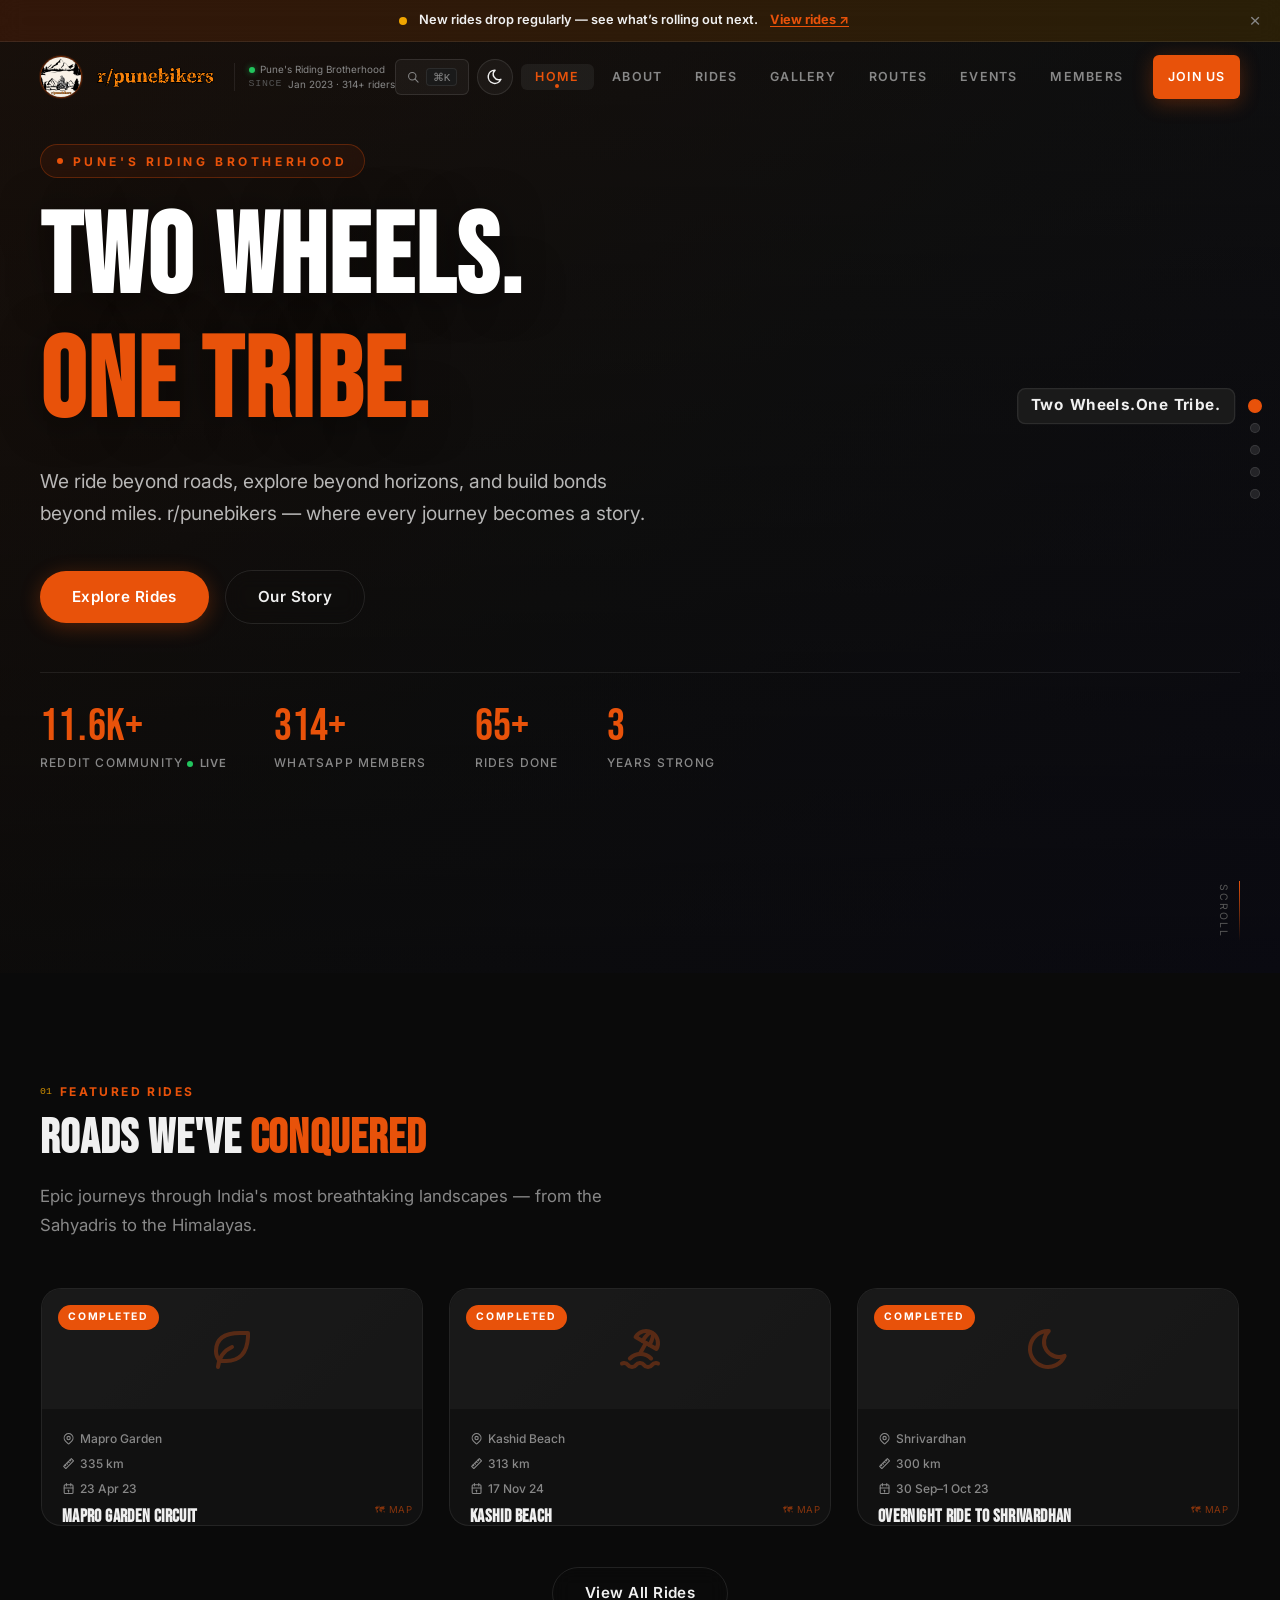
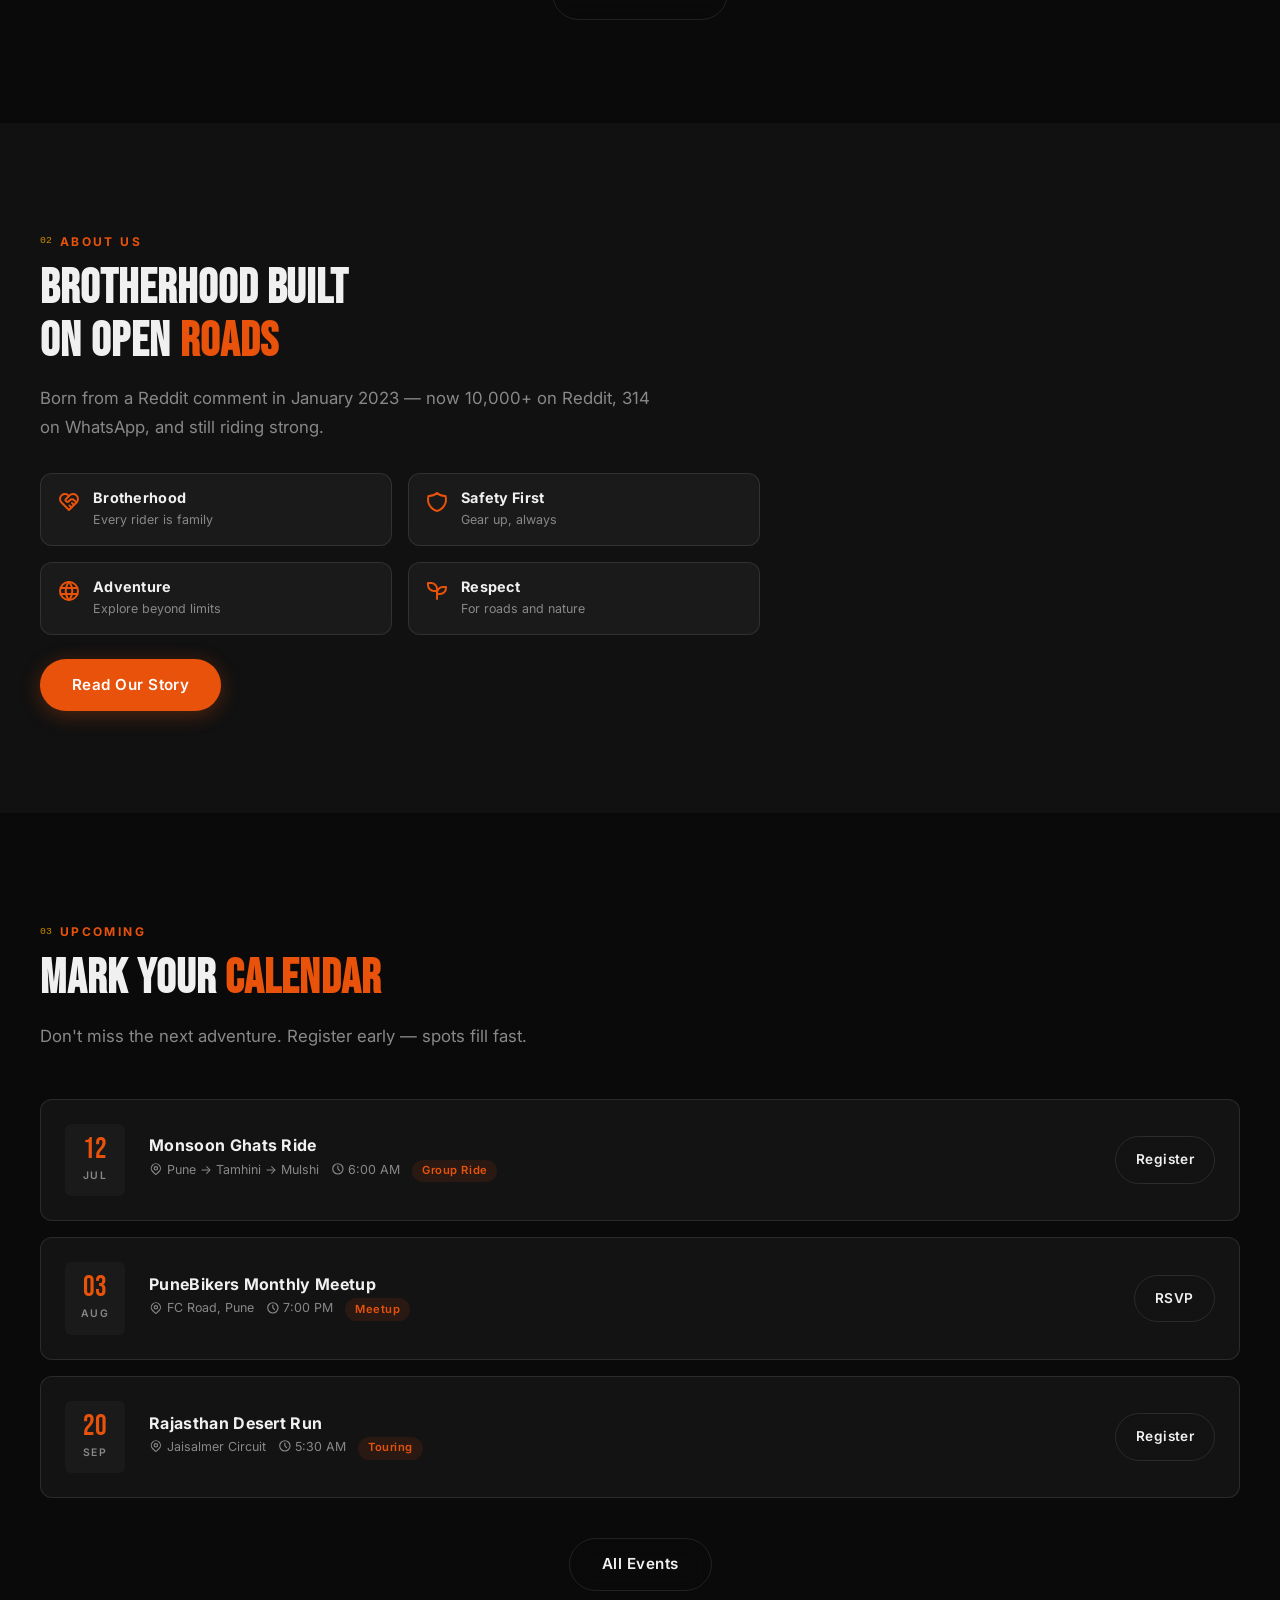
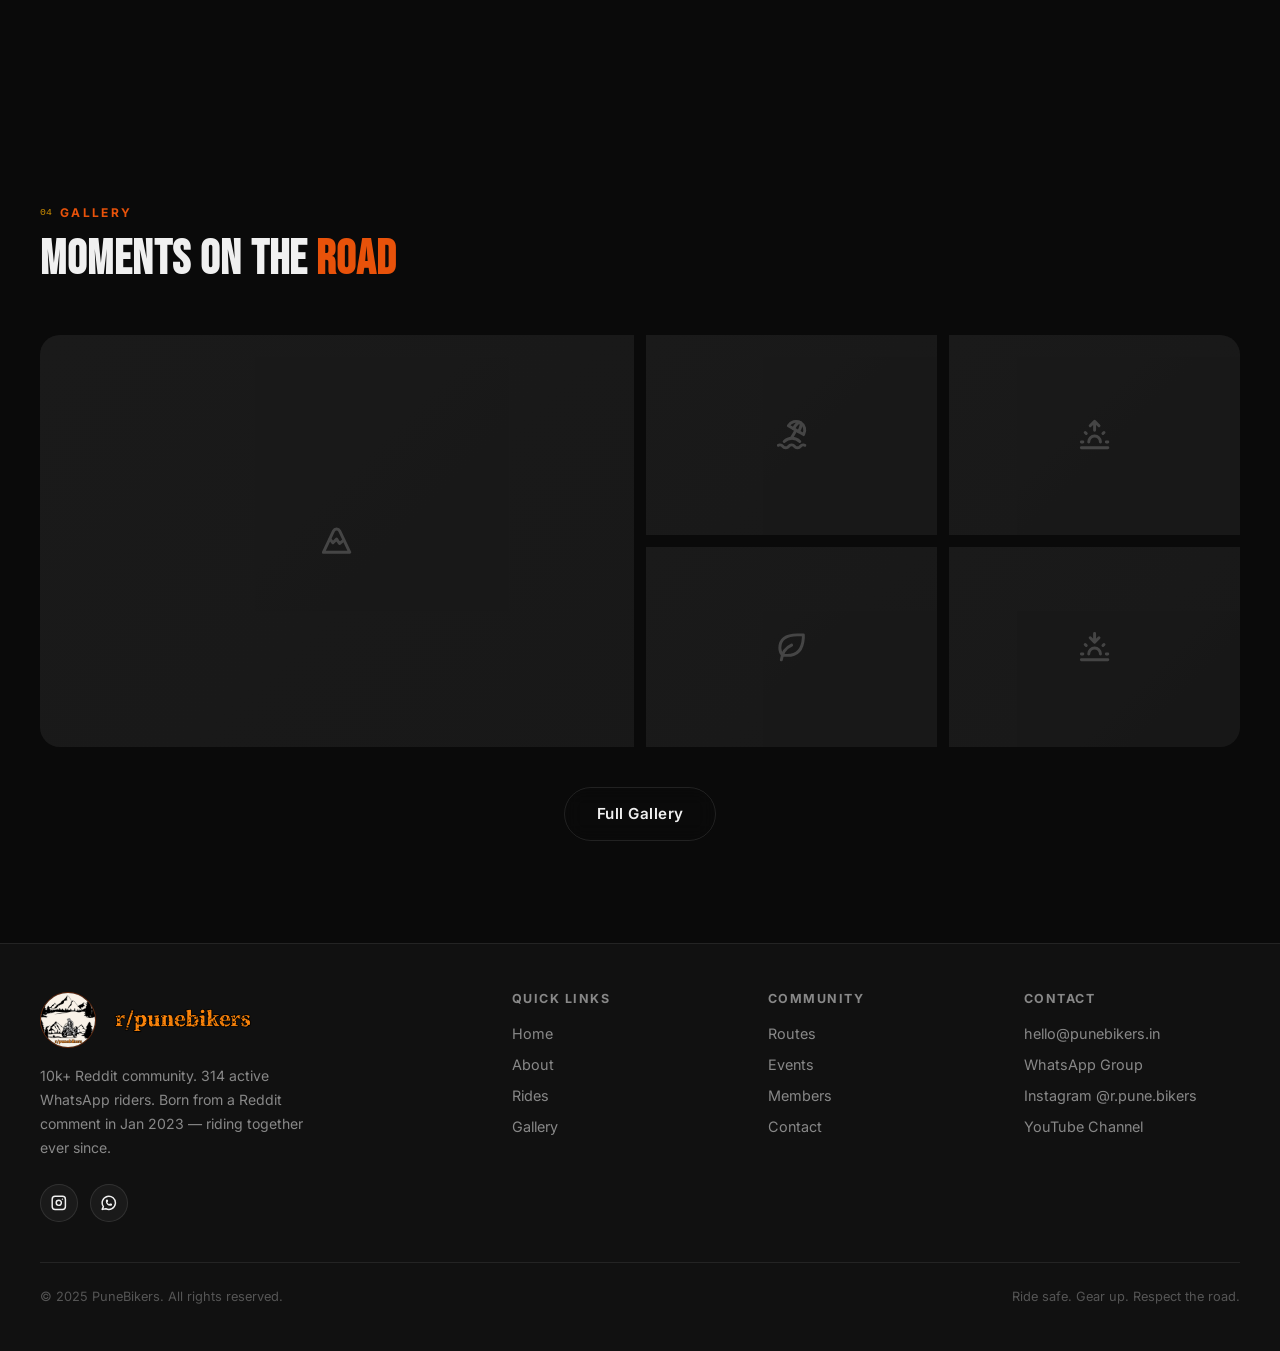
<file: index.html>
<!DOCTYPE html>
<html lang="en">
<head>
  <meta charset="UTF-8" />
  <meta name="viewport" content="width=device-width, initial-scale=1.0" />
  <meta name="description" content="r/PuneBikers — Pune's premier motorcycle touring brotherhood. Rides, events, and community for passionate riders." />
  <title>r/PuneBikers — Two Wheels. One Tribe.</title>
  <link rel="preconnect" href="https://fonts.googleapis.com" />
  <link rel="preconnect" href="https://fonts.gstatic.com" crossorigin />
  <link href="https://fonts.googleapis.com/css2?family=Bebas+Neue&family=Inter:wght@400;500;600;700&display=swap" rel="stylesheet" />
  <link rel="stylesheet" href="assets/css/style.css" />
  <meta property="og:type" content="website" />
  <meta property="og:url" content="https://rpunebikers.github.io/" />
  <meta property="og:title" content="r/PuneBikers — Two Wheels. One Tribe." />
  <meta property="og:description" content="r/PuneBikers — Pune's premier motorcycle touring brotherhood. Rides, events, and community for passionate riders." />
  <meta property="og:image" content="https://rpunebikers.github.io/assets/images/logo-text.png" />
  <meta name="twitter:card" content="summary_large_image" />
  <meta name="twitter:title" content="r/PuneBikers — Two Wheels. One Tribe." />
  <meta name="twitter:description" content="r/PuneBikers — Pune's premier motorcycle touring brotherhood. Rides, events, and community for passionate riders." />
  <meta name="twitter:image" content="https://rpunebikers.github.io/assets/images/logo-text.png" />
  <link rel="icon" type="image/jpeg" href="assets/images/logo-bike.jpg" />
  <link rel="apple-touch-icon" href="assets/images/logo-bike.jpg" />
  <script>if(localStorage.getItem("pb-theme")==="light")document.documentElement.dataset.theme="light";</script>
</head>
<body>

  <a href="#main" class="skip-link">Skip to main content</a>

  <!-- NAVBAR -->
  <nav class="navbar" aria-label="Main navigation">
    <div class="container nav-inner">
      <a href="index.html" class="nav-logo" aria-label="PuneBikers home">
        <img src="assets/images/logo-bike.jpg" class="nav-logo-bike" alt="" aria-hidden="true">
        <img src="assets/images/logo-text.png" class="nav-logo-text" alt="r/PuneBikers">
      </a>
      <div class="nav-brand-meta" aria-hidden="true">
        <span class="nav-brand-meta-row"><span class="nav-brand-dot"></span>Pune's Riding Brotherhood</span>
        <span class="nav-brand-meta-row"><span class="nav-brand-meta-key">Since</span>Jan 2023 &middot; 314+ riders</span>
      </div>
      <button class="cmdk-trigger" aria-label="Open command palette" title="Search (Ctrl/⌘ K)"><svg class="icon" aria-hidden="true"><use href="assets/images/icons.svg#tabler-search"></use></svg><kbd>⌘K</kbd></button>
      <button class="theme-toggle" id="theme-toggle" aria-label="Toggle colour theme"><svg class="icon" aria-hidden="true"><use href="assets/images/icons.svg#tabler-moon"></use></svg></button>
      <button class="nav-toggle" aria-label="Toggle navigation" aria-expanded="false" aria-controls="nav-links">
        <span></span><span></span><span></span>
      </button>
      <ul class="nav-links" id="nav-links" role="list">
        <li><a href="index.html">Home</a></li>
        <li><a href="rides.html#about">About</a></li>
        <li><a href="rides.html">Rides</a></li>
        <li><a href="gallery.html">Gallery</a></li>
        <li><a href="rides.html#routes">Routes</a></li>
        <li><a href="events.html">Events</a></li>
        <!--<li><a href="e0-finder.html">Fuel</a></li>-->
        <li><a href="members.html">Members</a></li>
        <li><a href="contact.html" class="btn btn-primary btn-sm nav-cta">Join Us</a></li>
      </ul>
    </div>
  </nav>

  <main id="main">

    <!-- HERO -->
    <section class="hero" aria-label="Hero banner">
      <div class="hero-bg">
        <div class="hero-bg-img" aria-hidden="true" style="background: linear-gradient(135deg, #1a0a00 0%, #0d0d0d 50%, #0a0a18 100%); width:100%; height:100%;"></div>
      </div>

      <div class="container hero-content">
        <p class="hero-eyebrow"><span></span>Pune's Riding Brotherhood</p>
        <h1 class="display-1 hero-title">
          Two Wheels.<br><em>One Tribe.</em>
        </h1>
        <p class="hero-subtitle">
          We ride beyond roads, explore beyond horizons, and build bonds beyond miles.
          r/punebikers — where every journey becomes a story.
        </p>
        <div class="hero-actions">
          <a href="rides.html" class="btn btn-primary">Explore Rides</a>
          <a href="rides.html#about" class="btn btn-outline">Our Story</a>
        </div>

        <div class="hero-stats" aria-label="Community statistics">
          <div class="hero-stat">
            <span class="hero-stat-num" data-count="11.6" data-suffix="k+" data-reddit-live>11.6k+</span>
            <span class="hero-stat-label">Reddit Community</span>
            <span class="reddit-live" style="display:none;"><span class="reddit-live-dot"></span>Live</span>
          </div>
          <div class="hero-stat" id="reddit-online-stat" style="display:none;">
            <span class="hero-stat-num" id="reddit-online-num">—</span>
            <span class="hero-stat-label">Online Now</span>
            <span class="reddit-live"><span class="reddit-live-dot"></span>Live</span>
          </div>
          <div class="hero-stat">
            <span class="hero-stat-num" data-count="314" data-suffix="+">314+</span>
            <span class="hero-stat-label">WhatsApp Members</span>
          </div>
          <div class="hero-stat">
            <span class="hero-stat-num" data-count="65" data-suffix="+">65+</span>
            <span class="hero-stat-label">Rides Done</span>
          </div>
          <div class="hero-stat">
            <span class="hero-stat-num" data-count="3" data-suffix="">3</span>
            <span class="hero-stat-label">Years Strong</span>
          </div>
        </div>
      </div>

      <div class="scroll-indicator" aria-hidden="true">
        <div class="scroll-line"></div>
        <span>Scroll</span>
      </div>
    </section>

    <!-- FEATURED RIDES -->
    <section aria-labelledby="featured-rides-title">
      <div class="container">
        <p class="section-label"><span class="section-num">01</span>Featured Rides</p>
        <h2 class="section-title" id="featured-rides-title">Roads We've <em>Conquered</em></h2>
        <p class="section-desc">Epic journeys through India's most breathtaking landscapes — from the Sahyadris to the Himalayas.</p>

        <div class="rides-grid">
          <article class="ride-card fade-up" data-type="completed">
            <div class="ride-card-thumb">
              <div class="ride-card-placeholder" aria-hidden="true"><svg class="icon" aria-hidden="true"><use href="assets/images/icons.svg#tabler-leaf"></use></svg></div>
              <span class="ride-card-badge">Completed</span>
            </div>
            <div class="ride-card-body">
              <div class="ride-card-meta">
                <span><svg class="icon" aria-hidden="true"><use href="assets/images/icons.svg#tabler-pin"></use></svg> Mapro Garden</span>
                <span><svg class="icon" aria-hidden="true"><use href="assets/images/icons.svg#tabler-ruler"></use></svg> 335 km</span>
                <span><svg class="icon" aria-hidden="true"><use href="assets/images/icons.svg#tabler-calendar"></use></svg> 23 Apr 23</span>
              </div>
              <h3 class="ride-card-title">Mapro Garden Circuit</h3>
              <p class="ride-card-desc ride-num-tag">ride-009</p>
            </div>
          </article>

          <article class="ride-card fade-up stagger-1" data-type="completed">
            <div class="ride-card-thumb">
              <div class="ride-card-placeholder" aria-hidden="true"><svg class="icon" aria-hidden="true"><use href="assets/images/icons.svg#tabler-beach"></use></svg></div>
              <span class="ride-card-badge">Completed</span>
            </div>
            <div class="ride-card-body">
              <div class="ride-card-meta">
                <span><svg class="icon" aria-hidden="true"><use href="assets/images/icons.svg#tabler-pin"></use></svg> Kashid Beach</span>
                <span><svg class="icon" aria-hidden="true"><use href="assets/images/icons.svg#tabler-ruler"></use></svg> 313 km</span>
                <span><svg class="icon" aria-hidden="true"><use href="assets/images/icons.svg#tabler-calendar"></use></svg> 17 Nov 24</span>
              </div>
              <h3 class="ride-card-title">Kashid Beach</h3>
              <p class="ride-card-desc ride-num-tag">ride-051</p>
            </div>
          </article>

          <article class="ride-card fade-up stagger-2" data-type="completed">
            <div class="ride-card-thumb">
              <div class="ride-card-placeholder" aria-hidden="true"><svg class="icon" aria-hidden="true"><use href="assets/images/icons.svg#tabler-moon"></use></svg></div>
              <span class="ride-card-badge">Completed</span>
            </div>
            <div class="ride-card-body">
              <div class="ride-card-meta">
                <span><svg class="icon" aria-hidden="true"><use href="assets/images/icons.svg#tabler-pin"></use></svg> Shrivardhan</span>
                <span><svg class="icon" aria-hidden="true"><use href="assets/images/icons.svg#tabler-ruler"></use></svg> 300 km</span>
                <span><svg class="icon" aria-hidden="true"><use href="assets/images/icons.svg#tabler-calendar"></use></svg> 30 Sep–1 Oct 23</span>
              </div>
              <h3 class="ride-card-title">Overnight Ride to Shrivardhan</h3>
              <p class="ride-card-desc ride-num-tag">ride-019</p>
            </div>
          </article>
        </div>

        <div class="view-all-wrap">
          <a href="rides.html" class="btn btn-outline">View All Rides</a>
        </div>
      </div>
    </section>

    <!-- ABOUT PREVIEW -->
    <section class="about-preview" aria-labelledby="about-preview-title">
      <div class="container">
        <div class="about-grid">
          <div>
            <p class="section-label"><span class="section-num">02</span>About Us</p>
            <h2 class="section-title" id="about-preview-title">Brotherhood Built<br>on Open <em>Roads</em></h2>
            <p class="section-desc">
              Born from a Reddit comment in January 2023 — now 10,000+ on Reddit, 314 on WhatsApp, and still riding strong.
            </p>

            <div class="about-values">
              <div class="about-value fade-up">
                <span class="about-value-icon" aria-hidden="true"><svg class="icon" aria-hidden="true"><use href="assets/images/icons.svg#tabler-handshake"></use></svg></span>
                <div class="about-value-text">
                  <h4>Brotherhood</h4>
                  <p>Every rider is family</p>
                </div>
              </div>
              <div class="about-value fade-up stagger-1">
                <span class="about-value-icon" aria-hidden="true"><svg class="icon" aria-hidden="true"><use href="assets/images/icons.svg#tabler-shield"></use></svg></span>
                <div class="about-value-text">
                  <h4>Safety First</h4>
                  <p>Gear up, always</p>
                </div>
              </div>
              <div class="about-value fade-up stagger-2">
                <span class="about-value-icon" aria-hidden="true"><svg class="icon" aria-hidden="true"><use href="assets/images/icons.svg#tabler-world"></use></svg></span>
                <div class="about-value-text">
                  <h4>Adventure</h4>
                  <p>Explore beyond limits</p>
                </div>
              </div>
              <div class="about-value fade-up stagger-3">
                <span class="about-value-icon" aria-hidden="true"><svg class="icon" aria-hidden="true"><use href="assets/images/icons.svg#tabler-seedling"></use></svg></span>
                <div class="about-value-text">
                  <h4>Respect</h4>
                  <p>For roads and nature</p>
                </div>
              </div>
            </div>

            <a href="rides.html#about" class="btn btn-primary mt-3" style="display:inline-flex;">Read Our Story</a>
          </div>
        </div>
      </div>
    </section>

    <!-- UPCOMING EVENTS -->
    <section aria-labelledby="events-preview-title">
      <div class="container">
        <p class="section-label"><span class="section-num">03</span>Upcoming</p>
        <h2 class="section-title" id="events-preview-title">Mark Your <em>Calendar</em></h2>
        <p class="section-desc">Don't miss the next adventure. Register early — spots fill fast.</p>

        <div class="events-list">
          <div class="event-item fade-up">
            <div class="event-date" aria-label="July 12">
              <span class="event-date-day">12</span>
              <span class="event-date-month">Jul</span>
            </div>
            <div class="event-info">
              <h3>Monsoon Ghats Ride</h3>
              <div class="event-meta">
                <span><svg class="icon" aria-hidden="true"><use href="assets/images/icons.svg#tabler-pin"></use></svg> Pune → Tamhini → Mulshi</span>
                <span><svg class="icon" aria-hidden="true"><use href="assets/images/icons.svg#tabler-clock"></use></svg> 6:00 AM</span>
                <span class="event-tag">Group Ride</span>
              </div>
            </div>
            <a href="events.html" class="btn btn-outline btn-sm">Register</a>
          </div>

          <div class="event-item fade-up stagger-1">
            <div class="event-date" aria-label="August 3">
              <span class="event-date-day">03</span>
              <span class="event-date-month">Aug</span>
            </div>
            <div class="event-info">
              <h3>PuneBikers Monthly Meetup</h3>
              <div class="event-meta">
                <span><svg class="icon" aria-hidden="true"><use href="assets/images/icons.svg#tabler-pin"></use></svg> FC Road, Pune</span>
                <span><svg class="icon" aria-hidden="true"><use href="assets/images/icons.svg#tabler-clock"></use></svg> 7:00 PM</span>
                <span class="event-tag">Meetup</span>
              </div>
            </div>
            <a href="events.html" class="btn btn-outline btn-sm">RSVP</a>
          </div>

          <div class="event-item fade-up stagger-2">
            <div class="event-date" aria-label="September 20">
              <span class="event-date-day">20</span>
              <span class="event-date-month">Sep</span>
            </div>
            <div class="event-info">
              <h3>Rajasthan Desert Run</h3>
              <div class="event-meta">
                <span><svg class="icon" aria-hidden="true"><use href="assets/images/icons.svg#tabler-pin"></use></svg> Jaisalmer Circuit</span>
                <span><svg class="icon" aria-hidden="true"><use href="assets/images/icons.svg#tabler-clock"></use></svg> 5:30 AM</span>
                <span class="event-tag">Touring</span>
              </div>
            </div>
            <a href="events.html" class="btn btn-outline btn-sm">Register</a>
          </div>
        </div>

        <div class="view-all-wrap">
          <a href="events.html" class="btn btn-outline">All Events</a>
        </div>
      </div>
    </section>

    <!-- GALLERY PREVIEW -->
    <section aria-labelledby="gallery-preview-title">
      <div class="container">
        <p class="section-label"><span class="section-num">04</span>Gallery</p>
        <h2 class="section-title" id="gallery-preview-title">Moments on the <em>Road</em></h2>

        <div class="gallery-grid">
          <div class="gallery-item" role="button" tabindex="0" aria-label="View: Ladakh mountains">
            <div class="gallery-placeholder" aria-hidden="true"><svg class="icon" aria-hidden="true"><use href="assets/images/icons.svg#tabler-mountain"></use></svg></div>
            <div class="gallery-overlay"><span>Ladakh Mountains</span></div>
          </div>
          <div class="gallery-item" role="button" tabindex="0" aria-label="View: Coastal highways">
            <div class="gallery-placeholder" aria-hidden="true"><svg class="icon" aria-hidden="true"><use href="assets/images/icons.svg#tabler-beach"></use></svg></div>
            <div class="gallery-overlay"><span>Coastal Highways</span></div>
          </div>
          <div class="gallery-item" role="button" tabindex="0" aria-label="View: Group ride dawn">
            <div class="gallery-placeholder" aria-hidden="true"><svg class="icon" aria-hidden="true"><use href="assets/images/icons.svg#tabler-sunrise"></use></svg></div>
            <div class="gallery-overlay"><span>Group Ride at Dawn</span></div>
          </div>
          <div class="gallery-item" role="button" tabindex="0" aria-label="View: Western Ghats">
            <div class="gallery-placeholder" aria-hidden="true"><svg class="icon" aria-hidden="true"><use href="assets/images/icons.svg#tabler-leaf"></use></svg></div>
            <div class="gallery-overlay"><span>Western Ghats</span></div>
          </div>
          <div class="gallery-item" role="button" tabindex="0" aria-label="View: Sunset pit stop">
            <div class="gallery-placeholder" aria-hidden="true"><svg class="icon" aria-hidden="true"><use href="assets/images/icons.svg#tabler-sunset"></use></svg></div>
            <div class="gallery-overlay"><span>Sunset Pit Stop</span></div>
          </div>
        </div>

        <div class="view-all-wrap">
          <a href="gallery.html" class="btn btn-outline">Full Gallery</a>
        </div>
      </div>
    </section>

  </main>

  <!-- FOOTER -->
  <footer class="footer" role="contentinfo">
    <div class="container">
      <div class="footer-inner">
        <div class="footer-brand">
          <div class="footer-brand-logo">
            <img src="assets/images/logo-bike.jpg" class="footer-logo-bike" alt="" aria-hidden="true">
            <img src="assets/images/logo-text.png" class="footer-logo-text" alt="r/PuneBikers">
          </div>
          <p>10k+ Reddit community. 314 active WhatsApp riders. Born from a Reddit comment in Jan 2023 — riding together ever since.</p>
          <div class="footer-socials" aria-label="Social media links">
            <a href="https://www.instagram.com/r.pune.bikers/" class="social-btn" aria-label="Instagram" rel="noopener"><svg class="icon" aria-hidden="true"><use href="assets/images/icons.svg#tabler-instagram"></use></svg></a>
            <a href="#" class="social-btn" aria-label="WhatsApp" rel="noopener"><svg class="icon" aria-hidden="true"><use href="assets/images/icons.svg#tabler-whatsapp"></use></svg></a>
          </div>
        </div>
        <nav class="footer-col" aria-label="Quick links">
          <h4>Quick Links</h4>
          <a href="index.html">Home</a>
          <a href="rides.html#about">About</a>
          <a href="rides.html">Rides</a>
          <a href="gallery.html">Gallery</a>
        </nav>
        <nav class="footer-col" aria-label="Community links">
          <h4>Community</h4>
          <a href="rides.html#routes">Routes</a>
          <a href="events.html">Events</a>
          <a href="members.html">Members</a>
          <a href="contact.html">Contact</a>
        </nav>
        <div class="footer-col">
          <h4>Contact</h4>
          <a href="mailto:hello@punebikers.in">hello@punebikers.in</a>
          <a href="#">WhatsApp Group</a>
          <a href="https://www.instagram.com/r.pune.bikers/" rel="noopener">Instagram @r.pune.bikers</a>
          <a href="#">YouTube Channel</a>
        </div>
      </div>
      <div class="footer-bottom">
        <p>© 2025 PuneBikers. All rights reserved.</p>
        <p>Ride safe. Gear up. Respect the road.</p>
      </div>
    </div>
  </footer>

  <script src="assets/js/app.js"></script>

  <!-- MOBILE STICKY JOIN CTA -->
  <div class="mobile-join-cta" aria-hidden="true">
    <a href="contact.html" class="btn btn-primary">Join the Ride &rarr;</a>
  </div>

</body>
</html>
</file>
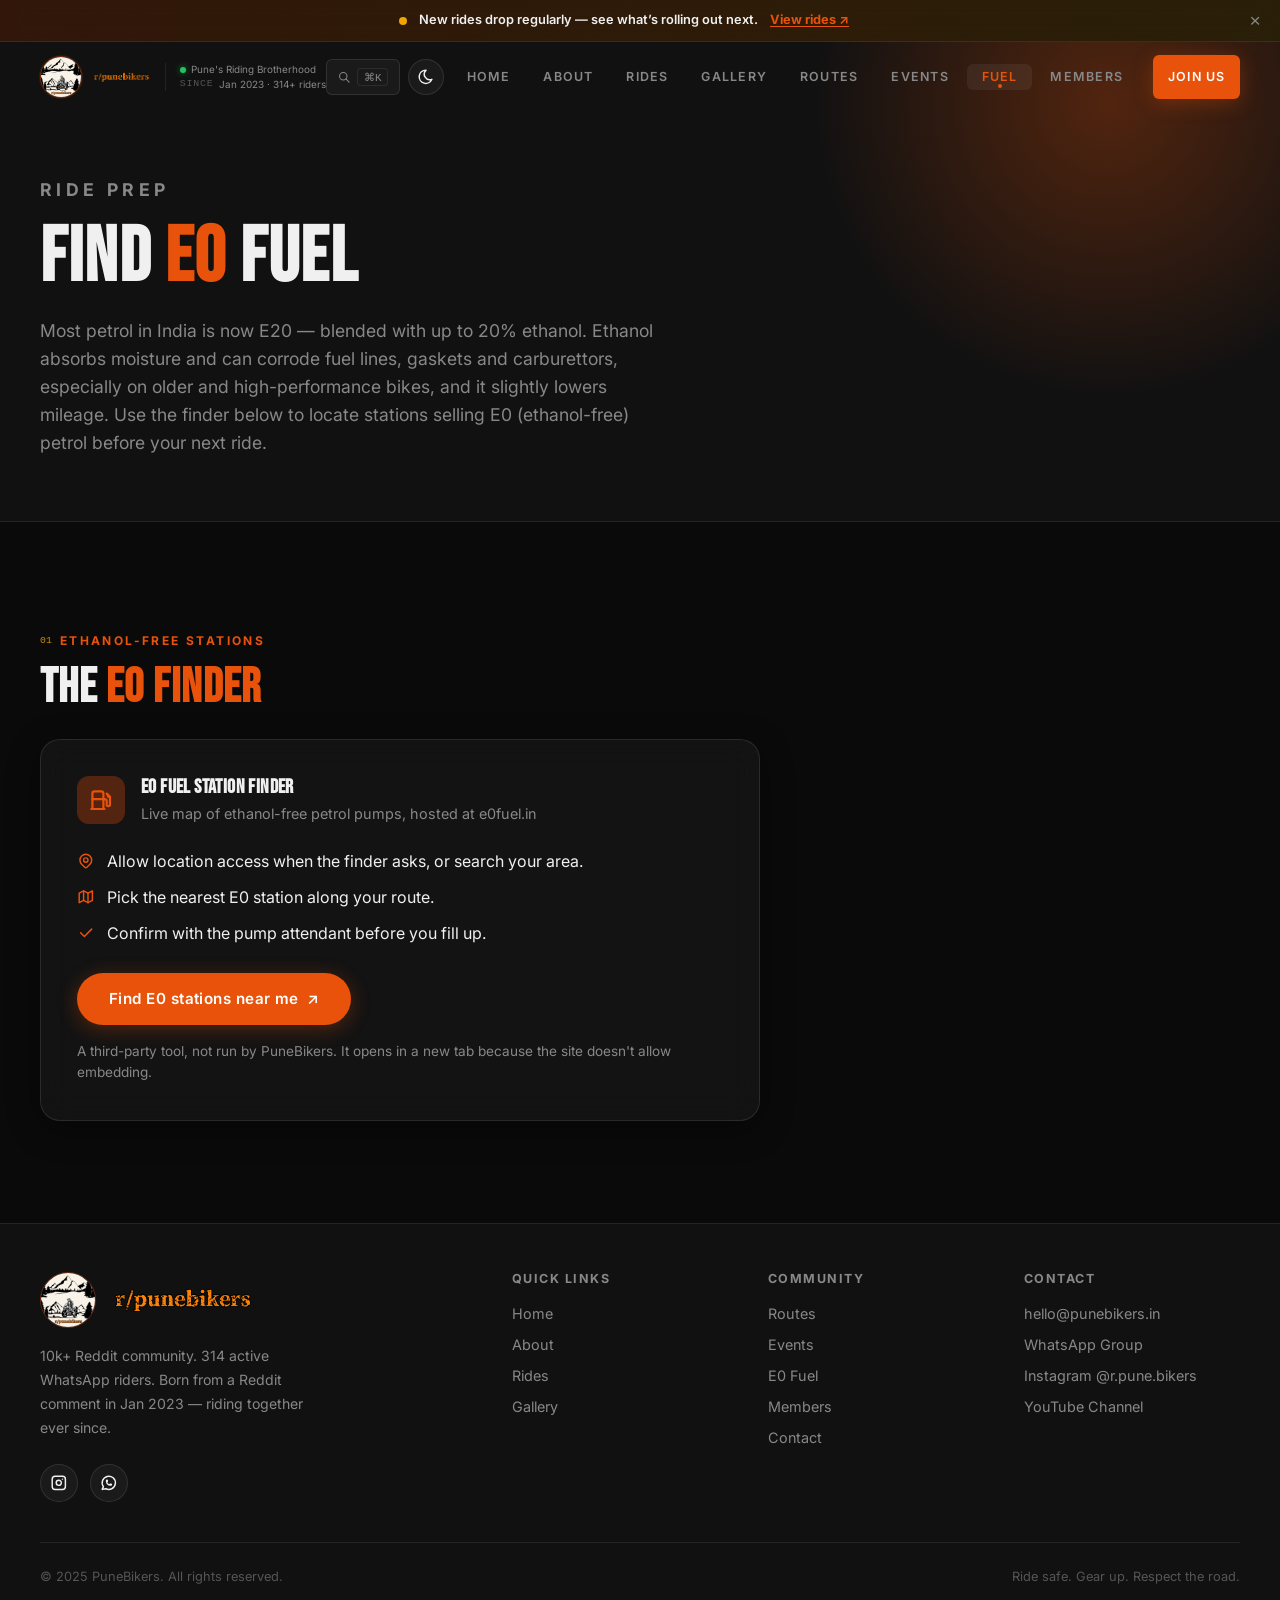
<file: e0-finder.html>
<!DOCTYPE html>
<html lang="en">
<head>
  <meta charset="UTF-8" />
  <meta name="viewport" content="width=device-width, initial-scale=1.0" />
  <meta name="description" content="Find E0 (ethanol-free) petrol stations near you — a ride-prep tool for bikers who want ethanol-free fuel for older and performance engines." />
  <title>E0 Petrol Finder — PuneBikers</title>
  <link rel="preconnect" href="https://fonts.googleapis.com" />
  <link rel="preconnect" href="https://fonts.gstatic.com" crossorigin />
  <link href="https://fonts.googleapis.com/css2?family=Bebas+Neue&family=Inter:wght@400;500;600;700&display=swap" rel="stylesheet" />
  <link rel="stylesheet" href="assets/css/style.css" />
  <meta property="og:type" content="website" />
  <meta property="og:url" content="https://rpunebikers.github.io/e0-finder.html" />
  <meta property="og:title" content="E0 Petrol Finder — PuneBikers" />
  <meta property="og:description" content="Find E0 (ethanol-free) petrol stations near you — a ride-prep tool for bikers who want ethanol-free fuel for older and performance engines." />
  <meta property="og:image" content="https://rpunebikers.github.io/assets/images/logo-text.png" />
  <meta name="twitter:card" content="summary_large_image" />
  <meta name="twitter:title" content="E0 Petrol Finder — PuneBikers" />
  <meta name="twitter:description" content="Find E0 (ethanol-free) petrol stations near you — a ride-prep tool for bikers who want ethanol-free fuel for older and performance engines." />
  <meta name="twitter:image" content="https://rpunebikers.github.io/assets/images/logo-text.png" />
  <link rel="icon" type="image/jpeg" href="assets/images/logo-bike.jpg" />
  <link rel="apple-touch-icon" href="assets/images/logo-bike.jpg" />
  <script>if(localStorage.getItem("pb-theme")==="light")document.documentElement.dataset.theme="light";</script>
</head>
<body>

  <a href="#main" class="skip-link">Skip to main content</a>

  <nav class="navbar" aria-label="Main navigation">
    <div class="container nav-inner">
      <a href="index.html" class="nav-logo" aria-label="PuneBikers home">
        <img src="assets/images/logo-bike.jpg" class="nav-logo-bike" alt="" aria-hidden="true">
        <img src="assets/images/logo-text.png" class="nav-logo-text" alt="r/PuneBikers">
      </a>
      <div class="nav-brand-meta" aria-hidden="true">
        <span class="nav-brand-meta-row"><span class="nav-brand-dot"></span>Pune's Riding Brotherhood</span>
        <span class="nav-brand-meta-row"><span class="nav-brand-meta-key">Since</span>Jan 2023 &middot; 314+ riders</span>
      </div>
      <button class="cmdk-trigger" aria-label="Open command palette" title="Search (Ctrl/⌘ K)"><svg class="icon" aria-hidden="true"><use href="assets/images/icons.svg#tabler-search"></use></svg><kbd>⌘K</kbd></button>
      <button class="theme-toggle" id="theme-toggle" aria-label="Toggle colour theme"><svg class="icon" aria-hidden="true"><use href="assets/images/icons.svg#tabler-moon"></use></svg></button>
      <button class="nav-toggle" aria-label="Toggle navigation" aria-expanded="false" aria-controls="nav-links">
        <span></span><span></span><span></span>
      </button>
      <ul class="nav-links" id="nav-links" role="list">
        <li><a href="index.html">Home</a></li>
        <li><a href="rides.html#about">About</a></li>
        <li><a href="rides.html">Rides</a></li>
        <li><a href="gallery.html">Gallery</a></li>
        <li><a href="rides.html#routes">Routes</a></li>
        <li><a href="events.html">Events</a></li>
        <li><a href="e0-finder.html">Fuel</a></li>
        <li><a href="members.html">Members</a></li>
        <li><a href="contact.html" class="btn btn-primary btn-sm nav-cta">Join Us</a></li>
      </ul>
    </div>
  </nav>

  <main id="main">

    <header class="page-hero">
      <div class="container">
        <p class="page-hero-label">Ride Prep</p>
        <h1>Find <em>E0</em> Fuel</h1>
        <p>Most petrol in India is now E20 — blended with up to 20% ethanol. Ethanol absorbs moisture and can corrode fuel lines, gaskets and carburettors, especially on older and high-performance bikes, and it slightly lowers mileage. Use the finder below to locate stations selling E0 (ethanol-free) petrol before your next ride.</p>
      </div>
    </header>

    <section aria-labelledby="e0-finder-title">
      <div class="container">
        <p class="section-label"><span class="section-num">01</span>Ethanol-Free Stations</p>
        <h2 class="section-title" id="e0-finder-title">The <em>E0 Finder</em></h2>

        <article class="tool-card" aria-labelledby="tool-card-title">
          <div class="tool-card-head">
            <span class="tool-card-icon" aria-hidden="true"><svg class="icon"><use href="assets/images/icons.svg#tabler-fuel"></use></svg></span>
            <div>
              <h3 class="tool-card-title" id="tool-card-title">E0 Fuel Station Finder</h3>
              <p class="tool-card-sub">Live map of ethanol-free petrol pumps, hosted at e0fuel.in</p>
            </div>
          </div>

          <ol class="tool-card-steps">
            <li><svg class="icon" aria-hidden="true"><use href="assets/images/icons.svg#tabler-pin"></use></svg>Allow location access when the finder asks, or search your area.</li>
            <li><svg class="icon" aria-hidden="true"><use href="assets/images/icons.svg#tabler-map"></use></svg>Pick the nearest E0 station along your route.</li>
            <li><svg class="icon" aria-hidden="true"><use href="assets/images/icons.svg#tabler-check"></use></svg>Confirm with the pump attendant before you fill up.</li>
          </ol>

          <a href="https://e0fuel.in/" class="btn btn-primary tool-card-cta" target="_blank" rel="noopener">
            Find E0 stations near me <span aria-hidden="true">&#8599;</span><span class="sr-only">(opens in a new tab)</span>
          </a>
          <p class="tool-card-note">A third-party tool, not run by PuneBikers. It opens in a new tab because the site doesn't allow embedding.</p>
        </article>
      </div>
    </section>

  </main>

  <footer class="footer" role="contentinfo">
    <div class="container">
      <div class="footer-inner">
        <div class="footer-brand">
          <div class="footer-brand-logo">
            <img src="assets/images/logo-bike.jpg" class="footer-logo-bike" alt="" aria-hidden="true">
            <img src="assets/images/logo-text.png" class="footer-logo-text" alt="r/PuneBikers">
          </div>
          <p>10k+ Reddit community. 314 active WhatsApp riders. Born from a Reddit comment in Jan 2023 — riding together ever since.</p>
          <div class="footer-socials" aria-label="Social media links">
            <a href="https://www.instagram.com/r.pune.bikers/" class="social-btn" aria-label="Instagram" rel="noopener"><svg class="icon" aria-hidden="true"><use href="assets/images/icons.svg#tabler-instagram"></use></svg></a>
            <a href="#" class="social-btn" aria-label="WhatsApp" rel="noopener"><svg class="icon" aria-hidden="true"><use href="assets/images/icons.svg#tabler-whatsapp"></use></svg></a>
          </div>
        </div>
        <nav class="footer-col" aria-label="Quick links">
          <h4>Quick Links</h4>
          <a href="index.html">Home</a>
          <a href="rides.html#about">About</a>
          <a href="rides.html">Rides</a>
          <a href="gallery.html">Gallery</a>
        </nav>
        <nav class="footer-col" aria-label="Community links">
          <h4>Community</h4>
          <a href="rides.html#routes">Routes</a>
          <a href="events.html">Events</a>
          <a href="e0-finder.html">E0 Fuel</a>
          <a href="members.html">Members</a>
          <a href="contact.html">Contact</a>
        </nav>
        <div class="footer-col">
          <h4>Contact</h4>
          <a href="mailto:hello@punebikers.in">hello@punebikers.in</a>
          <a href="#">WhatsApp Group</a>
          <a href="https://www.instagram.com/r.pune.bikers/" rel="noopener">Instagram @r.pune.bikers</a>
          <a href="#">YouTube Channel</a>
        </div>
      </div>
      <div class="footer-bottom">
        <p>© 2025 PuneBikers. All rights reserved.</p>
        <p>Ride safe. Gear up. Respect the road.</p>
      </div>
    </div>
  </footer>

  <script src="assets/js/app.js"></script>

  <!-- MOBILE STICKY JOIN CTA -->
  <div class="mobile-join-cta" aria-hidden="true">
    <a href="contact.html" class="btn btn-primary">Join the Ride &rarr;</a>
  </div>

</body>
</html>
</file>
<file: assets/css/style.css>
/* ===== CSS CUSTOM PROPERTIES ===== */
/* Self-hosted Tabler Icons sprite (assets/images/icons.svg) — recolors via currentColor */
.icon {
  width: 1.1em;
  height: 1.1em;
  display: inline-block;
  vertical-align: -0.15em;
  stroke: currentColor;
  fill: none;
  flex-shrink: 0;
}

:root {
  --clr-bg: #0a0a0a;
  --clr-surface: #111111;
  --clr-surface-2: #1a1a1a;
  --clr-border: rgba(255, 255, 255, 0.08);
  --clr-primary: #e8520a;
  --clr-primary-dark: #c4420a;
  --clr-primary-glow: rgba(232, 82, 10, 0.3);
  --clr-accent: #f0a500;
  --clr-text: #f0f0f0;
  --clr-text-muted: #888;
  --clr-text-dim: #555;
  --clr-glass-bg: rgba(255, 255, 255, 0.04);
  --clr-glass-border: rgba(255, 255, 255, 0.1);
  --font-display: 'Bebas Neue', 'Impact', sans-serif;
  --font-body: 'Inter', system-ui, sans-serif;
  --radius-sm: 6px;
  --radius-md: 12px;
  --radius-lg: 20px;
  --shadow-card: 0 8px 32px rgba(0, 0, 0, 0.4);
  --shadow-glow: 0 0 40px rgba(232, 82, 10, 0.2);
  --transition: 0.3s cubic-bezier(0.4, 0, 0.2, 1);
  --nav-height: 70px;
  --font-mono: ui-monospace, 'SF Mono', 'JetBrains Mono', Menlo, Consolas, monospace;
  --banner-height: 42px;
}

/* ===== LIGHT THEME ===== */
:root[data-theme="light"] {
  --clr-bg: #f2f2f2;
  --clr-surface: #ffffff;
  --clr-surface-2: #e4e4e4;
  --clr-border: rgba(0, 0, 0, 0.1);
  --clr-text: #111111;
  --clr-text-muted: #555555;
  --clr-text-dim: #707070;
  --clr-glass-bg: rgba(0, 0, 0, 0.04);
  --clr-glass-border: rgba(0, 0, 0, 0.1);
  --shadow-card: 0 4px 20px rgba(0, 0, 0, 0.12);
}
[data-theme="light"] .navbar.scrolled {
  background: rgba(242, 242, 242, 0.95);
}
[data-theme="light"] .navbar {
  background: rgba(242, 242, 242, 0.8);
}
[data-theme="light"] .page-hero {
  background: var(--clr-surface);
}
[data-theme="light"] .footer {
  background: #e0e0e0;
}
[data-theme="light"] .nav-logo-text,
[data-theme="light"] .footer-logo-text {
  filter: brightness(0.2);
}
/* Gold accent is unreadable on the light background — use the primary
   orange for accent text that sits on light surfaces. */
[data-theme="light"] .section-num,
[data-theme="light"] .ride-meta-assembly-time {
  color: var(--clr-primary);
}
[data-theme="light"] .hero-bg {
  background:
    linear-gradient(to bottom, rgba(255,255,255,0.2) 0%, rgba(255,255,255,0.4) 60%, rgba(255,255,255,0.6) 100%),
    linear-gradient(135deg, #e8e8e8 0%, #d4d4d4 100%);
}
[data-theme="light"] .hero-title {
  color: #111111;
  text-shadow: 0 2px 8px rgba(0,0,0,0.1);
}
[data-theme="light"] .hero-subtitle {
  color: rgba(0,0,0,0.7);
}
[data-theme="light"] .hero-bg-img {
  opacity: 0;
}

/* ===== RESET & BASE ===== */
*, *::before, *::after {
  box-sizing: border-box;
  margin: 0;
  padding: 0;
}

html {
  scroll-behavior: smooth;
  font-size: 16px;
}

@media (prefers-reduced-motion: reduce) {
  html { scroll-behavior: auto; }
  *, *::before, *::after {
    animation-duration: 0.01ms !important;
    transition-duration: 0.01ms !important;
  }
  /* disable 3D card flip entirely */
  .ride-card.flip-enabled { cursor: default; }
  .ride-card.flip-enabled.flipped .ride-card-inner { transform: none; }
  .ride-card-back { display: none; }
}

body {
  background-color: var(--clr-bg);
  color: var(--clr-text);
  font-family: var(--font-body);
  line-height: 1.6;
  min-height: 100vh;
  overflow-x: hidden;
}

img {
  max-width: 100%;
  height: auto;
  display: block;
}

a {
  color: inherit;
  text-decoration: none;
}

ul { list-style: none; }

/* ===== FOCUS STYLES (WCAG AA) ===== */
:focus-visible {
  outline: 2px solid var(--clr-primary);
  outline-offset: 3px;
  border-radius: 3px;
}

/* ===== SKIP LINK ===== */
.skip-link {
  position: absolute;
  top: -100%;
  left: 1rem;
  background: var(--clr-primary);
  color: #fff;
  padding: 0.5rem 1rem;
  border-radius: var(--radius-sm);
  font-weight: 600;
  z-index: 9999;
  transition: top var(--transition);
}
.skip-link:focus { top: 1rem; }

/* ===== TYPOGRAPHY ===== */
h1, h2, h3, h4 {
  font-family: var(--font-display);
  letter-spacing: 0.02em;
  line-height: 1.1;
}

.display-1 { font-size: clamp(3rem, 9vw, 7rem); }
.display-2 { font-size: clamp(2rem, 5vw, 4rem); }

.section-label {
  display: inline-flex;
  align-items: center;
  gap: 0.5rem;
  font-size: 0.75rem;
  font-weight: 700;
  letter-spacing: 0.2em;
  text-transform: uppercase;
  color: var(--clr-primary);
  margin-bottom: 0.75rem;
}
.section-label::before {
  content: '';
  width: 24px;
  height: 2px;
  background: var(--clr-primary);
  display: block;
}

.section-title {
  font-size: clamp(1.8rem, 4vw, 3rem);
  margin-bottom: 1rem;
}

.section-desc {
  color: var(--clr-text-muted);
  max-width: 56ch;
  font-size: 1.05rem;
  line-height: 1.7;
}

/* Numbered eyebrow (mono index replaces the tick) */
.section-num {
  font-family: var(--font-mono);
  font-size: 0.82em;
  font-weight: 500;
  letter-spacing: 0;
  color: var(--clr-accent);
  opacity: 0.85;
}
.section-label:has(.section-num)::before { display: none; }

/* Accent phrase inside headings (mirrors existing .hero-title em) */
.section-title em,
.page-hero h1 em {
  font-style: normal;
  color: var(--clr-primary);
}

/* ===== LAYOUT ===== */
.container {
  width: 100%;
  max-width: 1280px;
  margin-inline: auto;
  padding-inline: clamp(1rem, 5vw, 2.5rem);
}

section {
  padding-block: clamp(4rem, 8vw, 7rem);
}

/* ===== BUTTONS ===== */
.btn {
  display: inline-flex;
  align-items: center;
  gap: 0.5rem;
  padding: 0.85rem 2rem;
  border-radius: 100px;
  font-weight: 600;
  font-size: 0.95rem;
  letter-spacing: 0.03em;
  cursor: pointer;
  border: none;
  transition: var(--transition);
  white-space: nowrap;
}

.btn-primary {
  background: var(--clr-primary);
  color: #fff;
  box-shadow: 0 4px 20px var(--clr-primary-glow);
}
.btn-primary:hover {
  background: var(--clr-primary-dark);
  transform: translateY(-2px);
  box-shadow: 0 8px 30px var(--clr-primary-glow);
}

.btn-outline {
  background: transparent;
  color: var(--clr-text);
  border: 1.5px solid var(--clr-glass-border);
  backdrop-filter: blur(10px);
}
.btn-outline:hover {
  border-color: var(--clr-primary);
  color: var(--clr-primary);
  transform: translateY(-2px);
}

.btn-sm {
  padding: 0.75rem 1.25rem;
  font-size: 0.85rem;
  min-height: 44px;
}

/* ===== GLASS CARD ===== */
.glass-card {
  background: var(--clr-glass-bg);
  border: 1px solid var(--clr-glass-border);
  border-radius: var(--radius-lg);
  backdrop-filter: blur(16px);
  -webkit-backdrop-filter: blur(16px);
  box-shadow: var(--shadow-card);
}

/* ===== NAVIGATION ===== */
.navbar {
  position: fixed;
  top: 0;
  left: 0;
  right: 0;
  height: var(--nav-height);
  z-index: 1000;
  transition: background var(--transition), box-shadow var(--transition);
}

.navbar.scrolled {
  background: rgba(10, 10, 10, 0.92);
  backdrop-filter: blur(20px);
  -webkit-backdrop-filter: blur(20px);
  box-shadow: 0 1px 0 var(--clr-border);
}

.nav-inner {
  display: flex;
  align-items: center;
  justify-content: space-between;
  height: var(--nav-height);
}

.nav-logo {
  display: flex;
  flex-direction: row;
  align-items: center;
  gap: 0.55rem;
}

.nav-logo-bike {
  width: 42px;
  height: 42px;
  border-radius: 50%;
  object-fit: cover;
  object-position: center 68%;
  flex-shrink: 0;
  border: 1.5px solid rgba(232, 82, 10, 0.45);
  box-shadow: 0 0 0 1px rgba(232, 82, 10, 0.15);
}

.nav-logo-text {
  width: 130px;
  height: 30px;
  object-fit: cover;
  object-position: center center;
}

.nav-links {
  display: flex;
  align-items: center;
  gap: 0.25rem;
}

.nav-links li {
  display: flex;
  align-items: center;
}

.nav-links a {
  display: flex;
  align-items: center;
  padding: 0.45rem 0.9rem;
  font-size: 0.78rem;
  font-weight: 600;
  color: var(--clr-text-muted);
  border-radius: var(--radius-sm);
  transition: var(--transition);
  letter-spacing: 0.1em;
  text-transform: uppercase;
  line-height: 1;
}
.nav-links a:hover,
.nav-links a.active {
  color: var(--clr-text);
  background: rgba(255,255,255,0.06);
}
.nav-links a.active { color: var(--clr-primary); }

.nav-cta { margin-left: 0.75rem; text-transform: uppercase; letter-spacing: 0.08em; }
/* Keep the CTA looking like a filled button — .nav-links a (and its
   :hover/.active states) otherwise win over .btn-primary on specificity and
   strip the orange fill / white label, which reads as white-on-white in
   light mode when Join Us is the active page. */
.nav-links a.nav-cta,
.nav-links a.nav-cta:hover,
.nav-links a.nav-cta.active { color: #fff; background: var(--clr-primary); }
.nav-links a.nav-cta:hover { background: var(--clr-primary-dark); }

.theme-toggle {
  width: 36px;
  height: 36px;
  border-radius: 50%;
  background: var(--clr-glass-bg);
  border: 1px solid var(--clr-glass-border);
  color: var(--clr-text);
  cursor: pointer;
  display: flex;
  align-items: center;
  justify-content: center;
  font-size: 1rem;
  line-height: 1;
  flex-shrink: 0;
  transition: var(--transition);
  margin-right: 0.5rem;
}
.theme-toggle:hover { background: var(--clr-surface-2); }

.nav-toggle {
  display: none;
  flex-direction: column;
  gap: 5px;
  background: none;
  border: none;
  cursor: pointer;
  padding: 0.5rem;
  border-radius: var(--radius-sm);
}
.nav-toggle span {
  display: block;
  width: 22px;
  height: 2px;
  background: var(--clr-text);
  transition: var(--transition);
}
.nav-toggle[aria-expanded="true"] span:nth-child(1) {
  transform: translateY(7px) rotate(45deg);
}
.nav-toggle[aria-expanded="true"] span:nth-child(2) { opacity: 0; }
.nav-toggle[aria-expanded="true"] span:nth-child(3) {
  transform: translateY(-7px) rotate(-45deg);
}

@media (max-width: 768px) {
  .nav-toggle { display: flex; }
  .nav-links {
    position: fixed;
    inset: var(--nav-height) 0 0 0;
    background: rgba(10, 10, 10, 0.97);
    backdrop-filter: blur(20px);
    flex-direction: column;
    justify-content: center;
    gap: 0.5rem;
    transform: translateX(100%);
    transition: transform var(--transition);
  }
  .nav-links.open { transform: translateX(0); }
  .nav-links a { font-size: 1.1rem; padding: 0.75rem 2rem; letter-spacing: 0.12em; }
  .nav-cta { margin-left: 0; }
}

/* ===== HERO ===== */
.hero {
  position: relative;
  min-height: 100svh;
  display: flex;
  align-items: flex-end;
  overflow: hidden;
}

.hero-bg {
  position: absolute;
  inset: 0;
  background:
    linear-gradient(to bottom, rgba(10,10,10,0.3) 0%, rgba(10,10,10,0.7) 60%, rgba(10,10,10,1) 100%),
    linear-gradient(135deg, #1a1a1a 0%, #0d0d0d 100%);
  background-size: cover;
  background-position: center;
}

.hero-bg-img {
  position: absolute;
  inset: 0;
  width: 100%;
  height: 100%;
  object-fit: cover;
  opacity: 0.5;
  animation: heroZoom 20s ease-in-out infinite alternate;
}

@keyframes heroZoom {
  from { transform: scale(1); }
  to { transform: scale(1.06); }
}

.hero-content {
  position: relative;
  z-index: 2;
  width: 100%;
  padding-bottom: clamp(4rem, 8vw, 6rem);
}

.hero-eyebrow {
  display: inline-flex;
  align-items: center;
  gap: 0.6rem;
  font-size: 0.75rem;
  font-weight: 700;
  letter-spacing: 0.3em;
  text-transform: uppercase;
  color: var(--clr-primary);
  margin-bottom: 1.25rem;
  padding: 0.4rem 1rem;
  border: 1px solid rgba(232, 82, 10, 0.3);
  border-radius: 100px;
  backdrop-filter: blur(10px);
  background: rgba(232, 82, 10, 0.08);
}
.hero-eyebrow span { width: 6px; height: 6px; background: var(--clr-primary); border-radius: 50%; }

.hero-title {
  color: #fff;
  text-shadow: 0 4px 40px rgba(0,0,0,0.5);
  margin-bottom: 1.25rem;
}

.hero-title em {
  font-style: normal;
  color: var(--clr-primary);
}

.hero-subtitle {
  font-size: clamp(1rem, 2vw, 1.2rem);
  color: rgba(255,255,255,0.7);
  max-width: 52ch;
  margin-bottom: 2.5rem;
  line-height: 1.7;
}

.hero-actions {
  display: flex;
  flex-wrap: wrap;
  gap: 1rem;
  align-items: center;
}

.hero-stats {
  display: flex;
  gap: clamp(1.5rem, 4vw, 3rem);
  margin-top: 3rem;
  padding-top: 2rem;
  border-top: 1px solid var(--clr-border);
}

.hero-stat-num {
  font-family: var(--font-display);
  font-size: clamp(1.8rem, 4vw, 2.8rem);
  color: var(--clr-primary);
  display: block;
  line-height: 1;
}
[data-count] { visibility: hidden; }
/* ── Digital odometer ── */
.odo-wrap {
  display: inline-flex;
  align-items: flex-end;
}
.odo-digit {
  overflow: hidden;
  height: 1em;
  line-height: 1;
}
.odo-reel {
  display: flex;
  flex-direction: column;
  transform: translateY(0);
  transition: transform 1s cubic-bezier(0.22, 1, 0.36, 1);
  will-change: transform;
}
.odo-reel span {
  display: block;
  height: 1em;
  line-height: 1;
  text-align: center;
}
.hero-stat-label {
  font-size: 0.75rem;
  color: var(--clr-text-muted);
  letter-spacing: 0.1em;
  text-transform: uppercase;
  font-weight: 500;
}

.scroll-indicator {
  position: absolute;
  bottom: 2rem;
  right: 2.5rem;
  display: flex;
  flex-direction: column;
  align-items: center;
  gap: 0.5rem;
  font-size: 0.65rem;
  letter-spacing: 0.2em;
  text-transform: uppercase;
  color: var(--clr-text-dim);
  writing-mode: vertical-rl;
  z-index: 2;
}
.scroll-line {
  width: 1px;
  height: 60px;
  background: linear-gradient(to bottom, var(--clr-primary), transparent);
  animation: scrollPulse 2s ease-in-out infinite;
}
@keyframes scrollPulse {
  0%, 100% { opacity: 0.4; transform: scaleY(1); }
  50% { opacity: 1; transform: scaleY(1.2); }
}

/* ===== FEATURED RIDES ===== */
.rides-grid {
  display: grid;
  grid-template-columns: repeat(auto-fill, minmax(300px, 1fr));
  gap: 1.5rem;
  margin-top: 3rem;
}

.ride-card {
  border-radius: var(--radius-lg);
  overflow: hidden;
  background: var(--clr-surface);
  border: 1px solid var(--clr-border);
  transition: var(--transition);
  cursor: pointer;
}
.ride-card:hover {
  transform: translateY(-4px);
  box-shadow: var(--shadow-glow);
  border-color: rgba(232, 82, 10, 0.3);
}

.ride-card-thumb {
  position: relative;
  aspect-ratio: 16/10;
  background: var(--clr-surface-2);
  overflow: hidden;
}
.ride-card-thumb img {
  width: 100%;
  height: 100%;
  object-fit: cover;
  transition: transform 0.5s ease;
}
.ride-card:hover .ride-card-thumb img { transform: scale(1.05); }

.ride-card-placeholder {
  width: 100%;
  height: 100%;
  display: flex;
  align-items: center;
  justify-content: center;
  background: linear-gradient(135deg, var(--clr-surface-2), var(--clr-surface));
  color: var(--clr-primary);
  opacity: 0.3;
}
.ride-card-placeholder .icon { width: 3rem; height: 3rem; }

.ride-card-badge {
  position: absolute;
  top: 1rem;
  left: 1rem;
  background: var(--clr-primary);
  color: #fff;
  font-size: 0.65rem;
  font-weight: 700;
  letter-spacing: 0.15em;
  text-transform: uppercase;
  padding: 0.25rem 0.65rem;
  border-radius: 100px;
}

.ride-card-body { padding: 1.25rem; }
.ride-card-meta {
  display: flex;
  flex-direction: column;
  gap: 0.35rem;
  font-size: 0.75rem;
  color: var(--clr-text-muted);
  margin-bottom: 0.6rem;
  font-weight: 500;
}
.ride-card-meta span { display: flex; align-items: center; gap: 0.3rem; }
.ride-meta-route {
  display: flex;
  flex-direction: column;
  gap: 0.4rem;
  position: relative;
}
.ride-meta-route .ride-meta-point {
  display: block;
  white-space: nowrap;
  overflow: hidden;
  text-overflow: ellipsis;
  max-width: 100%;
  position: relative;
}
.ride-meta-route--split .ride-meta-point {
  padding-left: 0.95rem;
}
.ride-meta-route--split .ride-meta-point::before {
  content: '';
  position: absolute;
  left: 0;
  top: 50%;
  width: 7px;
  height: 7px;
  margin-top: -3.5px;
  border-radius: 50%;
  border: 2px solid var(--clr-primary);
  background: var(--clr-surface);
}
.ride-meta-route--split .ride-meta-end::before {
  border-radius: 2px;
}
.ride-meta-route--split::after {
  content: '';
  position: absolute;
  left: 3px;
  top: 8px;
  bottom: 8px;
  border-left: 1px dashed var(--clr-border);
}
.ride-meta-pills {
  display: flex;
  gap: 0.75rem;
  flex-wrap: wrap;
  align-items: center;
}
/* Assembly (date & time to gather at the meeting point) */
.ride-meta-assembly {
  display: flex;
  align-items: baseline;
  flex-wrap: wrap;
  gap: 0.4rem;
  margin-bottom: 0.15rem;
}
.ride-meta-assembly-label {
  font-weight: 700;
  color: var(--clr-text);
  text-transform: uppercase;
  letter-spacing: 0.03em;
  font-size: 0.68rem;
}
.ride-meta-assembly-time {
  font-weight: 600;
  color: var(--clr-accent);
}
/* Intermediate halt points between meeting point and destination */
.ride-meta-route--split .ride-meta-halt {
  color: var(--clr-text-muted);
}
.ride-meta-route--split .ride-meta-halt::before {
  width: 5px;
  height: 5px;
  margin-top: -2.5px;
  left: 1px;
  border-width: 1.5px;
  border-color: var(--clr-text-muted);
}
.ride-card-title {
  font-size: 1.15rem;
  font-weight: 700;
  margin-bottom: 0.5rem;
  color: var(--clr-text);
}
.ride-card-desc {
  font-size: 0.85rem;
  color: var(--clr-text-muted);
  line-height: 1.6;
}

/* ===== CARD FLIP (archive + any flip-enabled card) ===== */
.ride-card.flip-enabled {
  height: 240px;
  perspective: 900px;
  -webkit-perspective: 900px;
  transform-style: preserve-3d;
  -webkit-transform-style: preserve-3d;
  background: transparent;
  border-color: transparent;
  box-shadow: none;
  overflow: visible;
}
.ride-card.flip-enabled .ride-card-thumb {
  aspect-ratio: unset;
  height: 120px;
  touch-action: manipulation;
}
.ride-card.flip-enabled .ride-card-thumb {
  aspect-ratio: unset;
  height: 120px;
  flex-shrink: 0;
}
/* Upcoming ride cards: restore natural thumb size (not the archive 120px) */
.ride-card.flip-riders .ride-card-thumb {
  aspect-ratio: 16/10;
  height: auto;
  flex-shrink: 0;
}
.ride-card.flip-enabled.flipped:hover,
.ride-card.flip-enabled.flipped {
  transform: none;
  box-shadow: none;
}
.ride-card-inner {
  position: relative;
  width: 100%;
  height: 100%;
  transform-style: preserve-3d;
  transition: transform 0.55s cubic-bezier(0.4, 0, 0.2, 1);
  -webkit-transform-style: preserve-3d;
  transition: transform 0.55s cubic-bezier(0.4, 0, 0.2, 1);
  -webkit-transition: -webkit-transform 0.55s cubic-bezier(0.4, 0, 0.2, 1);
}
.ride-card.flip-enabled.flipped .ride-card-inner {
  transform: rotateY(180deg);
}
.ride-card-front,
.ride-card-back {
  position: absolute;
  inset: 0;
  backface-visibility: hidden;
  -webkit-backface-visibility: hidden;
  border-radius: var(--radius-lg);
  overflow: hidden;
}
.ride-card-front {
  display: flex;
  flex-direction: column;
  background: var(--clr-surface);
  border: 1px solid var(--clr-border);
  cursor: pointer;
}
/* "tap for map/riders" hint badge — bottom-right of the card front */
.ride-card.flip-enabled .ride-card-front::after {
  content: '🗺 map';
  position: absolute;
  bottom: 0.5rem;
  right: 0.6rem;
  font-size: 0.6rem;
  letter-spacing: 0.05em;
  text-transform: uppercase;
  color: var(--clr-primary);
  opacity: 0.55;
  pointer-events: none;
  transition: opacity 0.2s;
}
.ride-card.flip-riders .ride-card-front::after { content: '👥 riders'; }
.ride-card.flip-enabled:hover .ride-card-front::after { opacity: 1; }
.ride-card-back {
  transform: rotateY(180deg);
  background: #000;
  border: 1px solid var(--clr-border);
  display: flex;
  flex-direction: column;
}
.ride-card-back iframe {
  flex: 1;
  border: none;
  width: 100%;
  display: block;
}
.ride-card-map-label {
  font-size: 0.68rem;
  color: var(--clr-text-muted);
  text-align: center;
  padding: 0.35rem 0.75rem;
  background: var(--clr-surface);
  white-space: nowrap;
  overflow: hidden;
  text-overflow: ellipsis;
  flex-shrink: 0;
}
.ride-card-dir-btn {
  display: flex;
  align-items: center;
  justify-content: center;
  gap: 0.4rem;
  flex-shrink: 0;
  padding: 0.5rem 0.75rem;
  font-size: 0.72rem;
  font-weight: 700;
  letter-spacing: 0.04em;
  color: var(--clr-primary);
  text-decoration: none;
  background: var(--clr-surface);
  border-top: 1px solid var(--clr-border);
  transition: background 0.2s ease, color 0.2s ease;
}
.ride-card-dir-btn:hover,
.ride-card-dir-btn:focus-visible {
  background: var(--clr-primary);
  color: #fff;
}

/* Riders back panel */
.ride-card-back--riders {
  background: var(--clr-surface);
}
.ride-reg-header {
  font-size: 0.78rem;
  font-weight: 600;
  color: var(--clr-text);
  padding: 0.65rem 1rem 0.5rem;
  border-bottom: 1px solid var(--clr-border);
  flex-shrink: 0;
  margin: 0;
}
.ride-reg-list {
  flex: 1;
  overflow-y: auto;
  list-style: none;
  padding: 0;
  margin: 0;
}
.ride-reg-item {
  display: flex;
  justify-content: space-between;
  align-items: center;
  gap: 0.5rem;
  padding: 0.38rem 1rem;
  border-bottom: 1px solid var(--clr-border);
}
.ride-reg-item:last-child { border-bottom: none; }
.ride-reg-name {
  font-size: 0.8rem;
  font-weight: 500;
  color: var(--clr-text);
  white-space: nowrap;
  overflow: hidden;
  text-overflow: ellipsis;
  min-width: 0;
}
.ride-reg-bike {
  font-size: 0.7rem;
  color: var(--clr-text-muted);
  flex-shrink: 0;
  max-width: 48%;
  white-space: nowrap;
  overflow: hidden;
  text-overflow: ellipsis;
}

/* ===== ABOUT PREVIEW ===== */
.about-preview {
  background: var(--clr-surface);
}

.about-grid {
  display: block;
  max-width: 720px;
}

}

.about-grid {
  display: block;
  max-width: 720px;
}

@media (max-width: 768px) { .about-grid { grid-template-columns: 1fr; } }


.about-values {
  display: grid;
  grid-template-columns: 1fr 1fr;
  gap: 1rem;
  margin-top: 2rem;
}

.about-value {
  display: flex;
  align-items: flex-start;
  gap: 0.75rem;
  padding: 1rem;
  background: var(--clr-glass-bg);
  border: 1px solid var(--clr-glass-border);
  border-radius: var(--radius-md);
}
.about-value-icon {
  flex-shrink: 0;
  color: var(--clr-primary);
}
.about-value-icon .icon { width: 1.5rem; height: 1.5rem; }
.about-value-text h4 {
  font-size: 0.9rem;
  font-family: var(--font-body);
  font-weight: 700;
  margin-bottom: 0.2rem;
}
.about-value-text p {
  font-size: 0.78rem;
  color: var(--clr-text-muted);
}

/* ===== EVENTS ===== */
.events-list {
  display: flex;
  flex-direction: column;
  gap: 1rem;
  margin-top: 3rem;
}

.event-item {
  display: grid;
  grid-template-columns: auto 1fr auto;
  align-items: center;
  gap: 1.5rem;
  padding: 1.5rem;
  background: var(--clr-glass-bg);
  border: 1px solid var(--clr-glass-border);
  border-radius: var(--radius-md);
  transition: var(--transition);
}
.event-item:hover {
  border-color: rgba(232, 82, 10, 0.3);
  background: rgba(232, 82, 10, 0.04);
}

.event-date {
  text-align: center;
  background: var(--clr-surface-2);
  border-radius: var(--radius-sm);
  padding: 0.75rem 1rem;
  min-width: 60px;
}
.event-date-day {
  display: block;
  font-family: var(--font-display);
  font-size: 1.8rem;
  color: var(--clr-primary);
  line-height: 1;
}
.event-date-month {
  display: block;
  font-size: 0.65rem;
  text-transform: uppercase;
  letter-spacing: 0.1em;
  color: var(--clr-text-muted);
  font-weight: 600;
  margin-top: 0.2rem;
}

.event-info h3 {
  font-size: 1rem;
  font-family: var(--font-body);
  font-weight: 700;
  margin-bottom: 0.3rem;
}
.event-meta {
  display: flex;
  flex-wrap: wrap;
  gap: 0.75rem;
  font-size: 0.78rem;
  color: var(--clr-text-muted);
}
.event-tag {
  background: rgba(232, 82, 10, 0.1);
  color: var(--clr-primary);
  padding: 0.15rem 0.6rem;
  border-radius: 100px;
  font-size: 0.7rem;
  font-weight: 600;
  letter-spacing: 0.05em;
}

@media (max-width: 600px) {
  .event-item { grid-template-columns: auto 1fr; }
  .event-item .btn { grid-column: 1 / -1; }
}

/* ===== GALLERY PREVIEW ===== */
.gallery-grid {
  display: grid;
  grid-template-columns: repeat(4, 1fr);
  grid-template-rows: repeat(2, 200px);
  gap: 0.75rem;
  margin-top: 3rem;
  border-radius: var(--radius-lg);
  overflow: hidden;
}

.gallery-item {
  position: relative;
  background: var(--clr-surface-2);
  overflow: hidden;
  cursor: pointer;
}
.gallery-item:nth-child(1) {
  grid-column: span 2;
  grid-row: span 2;
}

.gallery-placeholder {
  width: 100%;
  height: 100%;
  display: flex;
  align-items: center;
  justify-content: center;
  font-size: 2rem;
  opacity: 0.2;
  transition: var(--transition);
  background: linear-gradient(135deg, var(--clr-surface-2), var(--clr-surface));
}
.gallery-item:hover .gallery-placeholder {
  opacity: 0.35;
  transform: scale(1.05);
}

.gallery-item img {
  width: 100%;
  height: 100%;
  object-fit: cover;
  transition: transform 0.5s ease;
}
.gallery-item:hover img { transform: scale(1.06); }

.gallery-overlay {
  position: absolute;
  inset: 0;
  background: linear-gradient(to top, rgba(0,0,0,0.7) 0%, transparent 60%);
  opacity: 0;
  transition: var(--transition);
  display: flex;
  align-items: flex-end;
  padding: 1rem;
}
.gallery-item:hover .gallery-overlay { opacity: 1; }
.gallery-overlay span {
  font-size: 0.8rem;
  font-weight: 600;
  color: rgba(255,255,255,0.9);
}

@media (max-width: 768px) {
  .gallery-grid {
    grid-template-columns: repeat(2, 1fr);
    grid-template-rows: repeat(3, 160px);
  }
  .gallery-item:nth-child(1) { grid-column: span 1; grid-row: span 1; }
}

/* ===== PAGE HERO (inner pages) ===== */
.page-hero {
  padding-top: calc(var(--nav-height) + 4rem);
  padding-bottom: 4rem;
  background: var(--clr-surface);
  border-bottom: 1px solid var(--clr-border);
  position: relative;
  overflow: hidden;
}
.page-hero::before {
  content: '';
  position: absolute;
  top: -50%;
  right: -10%;
  width: 600px;
  height: 600px;
  background: radial-gradient(circle, var(--clr-primary-glow) 0%, transparent 70%);
  pointer-events: none;
}

.page-hero-label {
  font-size: 0.72rem;
  font-weight: 700;
  letter-spacing: 0.25em;
  text-transform: uppercase;
  color: var(--clr-primary);
  margin-bottom: 0.75rem;
}
.page-hero h1 {
  font-size: clamp(2.5rem, 6vw, 5rem);
  margin-bottom: 1rem;
}
.page-hero p {
  font-size: 1.1rem;
  color: var(--clr-text-muted);
  max-width: 56ch;
}

/* ===== FOOTER ===== */
.footer {
  background: var(--clr-surface);
  border-top: 1px solid var(--clr-border);
  padding-block: 3rem;
}

.footer-inner {
  display: grid;
  grid-template-columns: 2fr 1fr 1fr 1fr;
  gap: 2.5rem;
}

@media (max-width: 768px) {
  .footer-inner { grid-template-columns: 1fr 1fr; }
}
@media (max-width: 480px) {
  .footer-inner { grid-template-columns: 1fr; }
}

.footer-brand-logo {
  display: flex;
  align-items: center;
  gap: 0.75rem;
  margin-bottom: 1rem;
}

.footer-logo-bike {
  width: 56px;
  height: 56px;
  border-radius: 50%;
  object-fit: cover;
  object-position: center 68%;
  border: 1.5px solid rgba(232, 82, 10, 0.4);
  flex-shrink: 0;
}

.footer-logo-text {
  width: 150px;
  height: 34px;
  object-fit: cover;
  object-position: center center;
}
.footer-brand p {
  font-size: 0.88rem;
  color: var(--clr-text-muted);
  line-height: 1.7;
  max-width: 32ch;
}

.footer-socials {
  display: flex;
  gap: 0.75rem;
  margin-top: 1.5rem;
}

.social-btn {
  width: 38px;
  height: 38px;
  border-radius: 50%;
  background: var(--clr-glass-bg);
  border: 1px solid var(--clr-glass-border);
  display: flex;
  align-items: center;
  justify-content: center;
  color: var(--clr-text);
  transition: var(--transition);
  cursor: pointer;
}
.social-btn .icon { width: 1.1rem; height: 1.1rem; }
.social-btn:hover {
  background: var(--clr-primary);
  border-color: var(--clr-primary);
  color: #fff;
  transform: translateY(-2px);
}

.footer-col h4 {
  font-size: 0.78rem;
  font-family: var(--font-body);
  font-weight: 700;
  text-transform: uppercase;
  letter-spacing: 0.12em;
  color: var(--clr-text-muted);
  margin-bottom: 1rem;
}
.footer-col a {
  display: block;
  font-size: 0.9rem;
  color: var(--clr-text-muted);
  margin-bottom: 0.5rem;
  transition: var(--transition);
}
.footer-col a:hover { color: var(--clr-text); padding-left: 4px; }

.footer-bottom {
  margin-top: 2.5rem;
  padding-top: 1.5rem;
  border-top: 1px solid var(--clr-border);
  display: flex;
  justify-content: space-between;
  align-items: center;
  flex-wrap: wrap;
  gap: 1rem;
  font-size: 0.8rem;
  color: var(--clr-text-dim);
}

/* ===== STATS BAR ===== */
.stats-bar {
  background: var(--clr-surface);
  border-top: 1px solid var(--clr-border);
  border-bottom: 1px solid var(--clr-border);
  padding-block: 2rem;
}
.stats-bar-inner {
  display: flex;
  justify-content: space-around;
  flex-wrap: wrap;
  gap: 2rem;
}
.stat-item { text-align: center; }
.stat-num {
  font-family: var(--font-display);
  font-size: clamp(2rem, 5vw, 3.5rem);
  color: var(--clr-primary);
  display: block;
  line-height: 1;
}
.stat-label {
  font-size: 0.75rem;
  color: var(--clr-text-muted);
  text-transform: uppercase;
  letter-spacing: 0.1em;
  font-weight: 600;
  margin-top: 0.4rem;
}

/* ===== MEMBERS ===== */
.members-grid {
  display: grid;
  grid-template-columns: repeat(auto-fill, minmax(220px, 1fr));
  gap: 1.5rem;
  margin-top: 3rem;
}

.member-card {
  text-align: center;
  padding: 2rem 1.5rem;
  background: var(--clr-glass-bg);
  border: 1px solid var(--clr-glass-border);
  border-radius: var(--radius-lg);
  transition: var(--transition);
}
.member-card:hover {
  transform: translateY(-4px);
  border-color: rgba(232, 82, 10, 0.3);
  box-shadow: var(--shadow-glow);
}

.member-avatar {
  width: 80px;
  height: 80px;
  border-radius: 50%;
  background: var(--clr-surface-2);
  margin: 0 auto 1rem;
  display: flex;
  align-items: center;
  justify-content: center;
  font-size: 2rem;
  border: 2px solid var(--clr-border);
  overflow: hidden;
}
.member-avatar img { width: 100%; height: 100%; object-fit: cover; }

.member-name {
  font-size: 1rem;
  font-weight: 700;
  margin-bottom: 0.25rem;
}
.member-role {
  font-size: 0.75rem;
  color: var(--clr-primary);
  font-weight: 600;
  text-transform: uppercase;
  letter-spacing: 0.1em;
  margin-bottom: 0.5rem;
}
.member-bike {
  font-size: 0.8rem;
  color: var(--clr-text-muted);
}

/* ===== ROUTES ===== */
.routes-grid {
  display: grid;
  grid-template-columns: repeat(auto-fill, minmax(280px, 1fr));
  gap: 1.5rem;
  margin-top: 3rem;
}

.route-card {
  background: var(--clr-glass-bg);
  border: 1px solid var(--clr-glass-border);
  border-radius: var(--radius-lg);
  overflow: hidden;
  transition: var(--transition);
  display: flex;
  flex-direction: column;
}
.route-card:hover {
  transform: translateY(-4px);
  border-color: rgba(232, 82, 10, 0.3);
}

.route-card-body {
  padding: 1.25rem;
  display: flex;
  flex-direction: column;
  flex: 1;
}

.route-card-header {
  padding: 1.5rem;
  background: var(--clr-surface-2);
  display: flex;
  align-items: center;
  gap: 1rem;
}
.route-icon { color: var(--clr-primary); }
.route-icon .icon { width: 2.5rem; height: 2.5rem; }
.route-difficulty {
  font-size: 0.65rem;
  font-weight: 700;
  letter-spacing: 0.12em;
  text-transform: uppercase;
  padding: 0.2rem 0.6rem;
  border-radius: 100px;
}
.route-difficulty.easy { background: rgba(34,197,94,0.15); color: #22c55e; }
.route-difficulty.moderate { background: rgba(234,179,8,0.15); color: #eab308; }
.route-difficulty.hard { background: rgba(232,82,10,0.15); color: var(--clr-primary); }

.route-card-body h3 {
  font-size: 1.1rem;
  margin-bottom: 0.5rem;
}
.route-card-body p {
  font-size: 0.85rem;
  color: var(--clr-text-muted);
  line-height: 1.6;
  margin-bottom: 1rem;
}
.route-specs {
  display: flex;
  gap: 1rem;
  font-size: 0.78rem;
  color: var(--clr-text-muted);
  flex-wrap: wrap;
}
.route-spec { display: flex; align-items: center; gap: 0.3rem; }

/* ===== CONTACT ===== */
.contact-grid {
  display: grid;
  grid-template-columns: 1fr 1fr;
  gap: clamp(2rem, 5vw, 4rem);
  margin-top: 3rem;
}
@media (max-width: 768px) { .contact-grid { grid-template-columns: 1fr; } }

.gear-grid {
  display: grid;
  grid-template-columns: 1fr 1fr;
  gap: 0.75rem;
}
@media (max-width: 480px) { .gear-grid { grid-template-columns: 1fr; } }
.form-group .gear-model {
  margin-top: 0.5rem;
  padding: 0.65rem 1rem;
  font-size: 0.875rem;
}
.form-group .gear-model:disabled {
  opacity: 0.5;
  cursor: not-allowed;
}
.form-group .sr-only {
  position: absolute;
  width: 1px;
  height: 1px;
  margin: -1px;
  padding: 0;
  overflow: hidden;
  clip: rect(0 0 0 0);
  white-space: nowrap;
  border: 0;
}

.contact-channels {
  display: flex;
  flex-direction: column;
  gap: 1rem;
}

.contact-channel {
  display: flex;
  align-items: center;
  gap: 1.25rem;
  padding: 1.25rem;
  background: var(--clr-glass-bg);
  border: 1px solid var(--clr-glass-border);
  border-radius: var(--radius-md);
  transition: var(--transition);
  text-decoration: none;
}
.contact-channel:hover {
  border-color: rgba(232, 82, 10, 0.4);
  background: rgba(232, 82, 10, 0.04);
  transform: translateX(4px);
}
.contact-channel-icon {
  width: 48px;
  height: 48px;
  border-radius: var(--radius-sm);
  background: var(--clr-surface-2);
  display: flex;
  align-items: center;
  justify-content: center;
  color: var(--clr-primary);
  flex-shrink: 0;
}
.contact-channel-icon .icon { width: 1.5rem; height: 1.5rem; }
.contact-channel-info h3 {
  font-size: 0.95rem;
  font-family: var(--font-body);
  font-weight: 700;
  margin-bottom: 0.2rem;
}
.contact-channel-info p {
  font-size: 0.8rem;
  color: var(--clr-text-muted);
}

.contact-form {
  display: flex;
  flex-direction: column;
  gap: 1rem;
}
.form-group label {
  display: block;
  font-size: 0.8rem;
  font-weight: 600;
  letter-spacing: 0.05em;
  color: var(--clr-text-muted);
  margin-bottom: 0.4rem;
  text-transform: uppercase;
}
.form-group input,
.form-group textarea,
.form-group select {
  width: 100%;
  background: var(--clr-glass-bg);
  border: 1px solid var(--clr-glass-border);
  border-radius: var(--radius-sm);
  padding: 0.85rem 1rem;
  color: var(--clr-text);
  font-family: var(--font-body);
  font-size: 0.95rem;
  transition: var(--transition);
}
.form-group input:focus,
.form-group textarea:focus,
.form-group select:focus {
  outline: none;
  border-color: var(--clr-primary);
  box-shadow: 0 0 0 3px var(--clr-primary-glow);
}
.form-group textarea { resize: vertical; min-height: 120px; }
.form-group select option { background: var(--clr-surface); }

/* ===== RIDES PAGE ===== */
.rides-filter {
  display: flex;
  gap: 0.5rem;
  flex-wrap: wrap;
  margin-bottom: 2.5rem;
}
.filter-btn {
  padding: 0.5rem 1.25rem;
  border-radius: 100px;
  border: 1px solid var(--clr-glass-border);
  background: var(--clr-glass-bg);
  color: var(--clr-text-muted);
  font-size: 0.85rem;
  font-weight: 500;
  cursor: pointer;
  transition: var(--transition);
}
.filter-btn:hover,
.filter-btn.active {
  background: var(--clr-primary);
  border-color: var(--clr-primary);
  color: #fff;
}

/* ===== UTILITY ===== */
.text-center { text-align: center; }
.text-primary { color: var(--clr-primary); }
.mt-1 { margin-top: 0.5rem; }
.mt-2 { margin-top: 1rem; }
.mt-3 { margin-top: 1.5rem; }
.mb-2 { margin-bottom: 1rem; }
.flex-center {
  display: flex;
  align-items: center;
  justify-content: center;
}

.view-all-wrap {
  text-align: center;
  margin-top: 2.5rem;
}

/* ===== ANIMATIONS ===== */
.fade-up {
  opacity: 0;
  transform: translateY(30px);
  transition: opacity 0.6s ease, transform 0.6s ease;
}
.fade-up.visible {
  opacity: 1;
  transform: none;
}

.stagger-1 { transition-delay: 0.1s; }
.stagger-2 { transition-delay: 0.2s; }
.stagger-3 { transition-delay: 0.3s; }
.stagger-4 { transition-delay: 0.4s; }

/* ===== MOBILE STICKY JOIN CTA ===== */
.mobile-join-cta {
  display: none;
}
@media (max-width: 768px) {
  .mobile-join-cta {
    display: flex;
    position: fixed;
    bottom: 0;
    left: 0;
    right: 0;
    z-index: 200;
    padding: 0.75rem 1rem;
    background: rgba(10, 10, 10, 0.96);
    backdrop-filter: blur(12px);
    -webkit-backdrop-filter: blur(12px);
    border-top: 1px solid rgba(232, 82, 10, 0.35);
    justify-content: center;
  }
  .mobile-join-cta .btn {
    width: 100%;
    max-width: 420px;
    justify-content: center;
  }
  body {
    padding-bottom: 72px;
  }
}

/* ===== ROUTE MAPS BUTTON ===== */
.route-maps-btn {
  display: flex;
  align-items: center;
  justify-content: center;
  gap: 0.45rem;
  margin-top: auto;
  padding-top: 1.1rem;
  padding: 0.55rem 1rem;
  font-size: 0.8rem;
  font-weight: 700;
  color: var(--clr-primary);
  text-decoration: none;
  letter-spacing: 0.06em;
  text-transform: uppercase;
  border: 1px solid var(--clr-primary);
  border-radius: var(--radius-sm);
  background: rgba(232, 82, 10, 0.07);
  transition: var(--transition);
  width: 100%;
}
.route-maps-btn:hover,
.route-maps-btn:focus-visible {
  background: var(--clr-primary);
  color: #fff;
}
.route-maps-btn::before {
  content: '↗';
  font-size: 1rem;
}

/* ===== RIDER OF THE MONTH ===== */
.rotm-banner {
  display: grid;
  grid-template-columns: auto 1fr;
  gap: 1.5rem;
  align-items: center;
  padding: 1.75rem 2rem;
  background: linear-gradient(135deg, rgba(232,82,10,0.12), rgba(232,82,10,0.04));
  border: 1px solid rgba(232,82,10,0.35);
  border-radius: var(--radius-lg);
  margin-top: 3rem;
}
.rotm-label {
  display: flex;
  align-items: center;
  gap: 0.5rem;
  font-size: 0.65rem;
  font-weight: 700;
  letter-spacing: 0.14em;
  text-transform: uppercase;
  color: var(--clr-primary);
  margin-bottom: 0.5rem;
}
.rotm-avatar {
  width: 72px;
  height: 72px;
  border-radius: 50%;
  background: var(--clr-surface-2);
  border: 2px solid var(--clr-primary);
  display: flex;
  align-items: center;
  justify-content: center;
  font-size: 2rem;
  flex-shrink: 0;
}
.rotm-name { font-size: 1.25rem; font-weight: 700; margin-bottom: 0.2rem; }
.rotm-meta { font-size: 0.8rem; color: var(--clr-text-muted); }
.rotm-quote {
  font-style: italic;
  font-size: 0.875rem;
  color: var(--clr-text-muted);
  margin-top: 0.5rem;
  line-height: 1.6;
  border-left: 2px solid var(--clr-primary);
  padding-left: 0.75rem;
}
@media (max-width: 560px) {
  .rotm-banner { grid-template-columns: 1fr; }
  .rotm-avatar { width: 56px; height: 56px; font-size: 1.5rem; }
}

/* ===== INSTAGRAM CTA SECTION ===== */
.ig-cta {
  margin-top: 3rem;
  padding: 2.5rem;
  text-align: center;
  background: linear-gradient(135deg, rgba(131,58,180,0.1), rgba(253,29,29,0.08), rgba(252,176,69,0.06));
  border: 1px solid rgba(255,255,255,0.1);
  border-radius: var(--radius-lg);
}
.ig-cta-icon { display: block; margin-bottom: 1rem; color: var(--clr-primary); }
.ig-cta-icon .icon { width: 2.5rem; height: 2.5rem; }
.ig-cta h3 { font-size: 1.4rem; margin-bottom: 0.5rem; }
.ig-cta p { color: var(--clr-text-muted); font-size: 0.9rem; margin-bottom: 1.5rem; max-width: 44ch; margin-left: auto; margin-right: auto; }
.ig-btn {
  display: inline-flex;
  align-items: center;
  gap: 0.5rem;
  padding: 0.75rem 1.75rem;
  border-radius: 100px;
  background: linear-gradient(135deg, #833ab4, #fd1d1d, #fcb045);
  color: #fff;
  font-weight: 700;
  font-size: 0.9rem;
  text-decoration: none;
  transition: var(--transition);
  border: none;
}
.ig-btn:hover { opacity: 0.88; transform: translateY(-2px); }

/* ===== BACK TO TOP ===== */
.back-to-top {
  position: fixed;
  bottom: 5.5rem;
  right: 1.5rem;
  z-index: 198;
  width: 44px;
  height: 44px;
  border-radius: 50%;
  background: var(--clr-primary);
  border: none;
  color: #fff;
  cursor: pointer;
  display: flex;
  align-items: center;
  justify-content: center;
  opacity: 0;
  pointer-events: none;
  transform: translateY(10px);
  transition: opacity 0.3s, transform 0.3s;
  box-shadow: 0 4px 20px rgba(232,82,10,0.45);
}
.back-to-top.visible {
  opacity: 1;
  pointer-events: auto;
  transform: translateY(0);
}
/* SVG ring sits 5px outside the button on each side */
.btt-ring {
  position: absolute;
  top: -5px; left: -5px;
  width: calc(100% + 10px);
  height: calc(100% + 10px);
  transform: rotate(-90deg);
  pointer-events: none;
  overflow: visible;
}
.btt-ring-track {
  fill: none;
  stroke: rgba(255, 255, 255, 0.25);
  stroke-width: 2.5;
}
.btt-ring-fill {
  fill: none;
  stroke: #fff;
  stroke-width: 2.5;
  stroke-linecap: round;
  transition: stroke-dashoffset 0.15s linear;
}
.btt-arrow {
  position: relative;
  z-index: 1;
  font-size: 1.1rem;
  line-height: 1;
}
@media (max-width: 768px) {
  /* sit above the 72px mobile sticky CTA */
  .back-to-top { bottom: calc(72px + 1rem); right: 1rem; width: 40px; height: 40px; }
}

/* ===== ACTIVE NAV DOT ===== */
.nav-links a { position: relative; }
.nav-links a.active::after {
  content: '';
  position: absolute;
  bottom: 2px;
  left: 50%;
  transform: translateX(-50%);
  width: 4px;
  height: 4px;
  border-radius: 50%;
  background: var(--clr-primary);
}

/* ===== RIDES PAGE — DOT TOC ===== */
.rides-toc {
  position: fixed;
  right: 1.25rem;
  top: 50%;
  transform: translateY(-50%);
  z-index: 100;
  display: flex;
  flex-direction: column;
  gap: 0.75rem;
  align-items: flex-end;
}
.rides-toc-dot {
  position: relative;
  width: 10px;
  height: 10px;
  border-radius: 50%;
  background: rgba(255,255,255,0.15);
  border: 1.5px solid rgba(255,255,255,0.2);
  cursor: pointer;
  transition: var(--transition);
  display: block;
  flex-shrink: 0;
}
.rides-toc-dot:hover,
.rides-toc-dot.active {
  background: var(--clr-primary);
  border-color: var(--clr-primary);
  transform: scale(1.4);
}
.rides-toc-dot::before {
  content: attr(data-label);
  position: absolute;
  right: calc(100% + 0.65rem);
  top: 50%;
  transform: translateY(-50%);
  background: var(--clr-surface-2);
  color: var(--clr-text);
  font-size: 0.68rem;
  font-weight: 700;
  letter-spacing: 0.1em;
  text-transform: uppercase;
  white-space: nowrap;
  padding: 0.2rem 0.55rem;
  border-radius: var(--radius-sm);
  border: 1px solid var(--clr-border);
  opacity: 0;
  pointer-events: none;
  transition: opacity 0.2s;
}
.rides-toc-dot:hover::before,
.rides-toc-dot.active::before {
  opacity: 1;
}
@media (max-width: 960px) { .rides-toc { display: none; } }

/* ===== REDDIT LIVE WIDGET ===== */
.reddit-live {
  display: inline-flex;
  align-items: center;
  gap: 0.4rem;
  font-size: 0.7rem;
  font-weight: 600;
  color: var(--clr-text-muted);
  letter-spacing: 0.06em;
  text-transform: uppercase;
  margin-top: 0.35rem;
}
.reddit-live-dot {
  width: 6px; height: 6px; border-radius: 50%;
  background: #22c55e;
  animation: pulse-dot 2s infinite;
  flex-shrink: 0;
}
@keyframes pulse-dot {
  0%,100% { opacity: 1; } 50% { opacity: 0.3; }
}

/* ===== WHATSAPP SHARE BUTTON ===== */
.wa-share-btn {
  display: inline-flex;
  align-items: center;
  gap: 0.4rem;
  font-size: 0.75rem;
  font-weight: 700;
  color: #25d366;
  border: 1px solid rgba(37,211,102,0.3);
  background: rgba(37,211,102,0.07);
  padding: 0.4rem 0.9rem;
  border-radius: 100px;
  text-decoration: none;
  transition: var(--transition);
  margin-top: 0.75rem;
}
.wa-share-btn:hover { background: #25d366; color: #000; border-color: #25d366; }

/* ===== RIDE CARD ACTIONS (register + share row) ===== */
.ride-card-actions {
  display: flex;
  align-items: center;
  gap: 0.6rem;
  margin-top: 0.85rem;
  flex-wrap: wrap;
}
.ride-btn-disabled {
  opacity: 0.45;
  cursor: default;
  pointer-events: none;
  background: var(--clr-glass-bg);
  border: 1px solid var(--clr-glass-border);
  color: var(--clr-text-muted);
  border-radius: var(--radius-sm);
  display: inline-flex;
  align-items: center;
}
/* spots remaining badge on card thumb */
.ride-spots-badge {
  position: absolute;
  bottom: 0.5rem;
  left: 0.5rem;
  font-size: 0.65rem;
  font-weight: 700;
  letter-spacing: 0.06em;
  text-transform: uppercase;
  background: rgba(0,0,0,0.72);
  color: #fff;
  padding: 0.2rem 0.5rem;
  border-radius: var(--radius-sm);
}
/* loading placeholder */
.upcoming-loading {
  color: var(--clr-text-muted);
  font-size: 0.9rem;
  padding: 1rem 0;
}
/* ride registration banner on contact page */
.ride-register-banner {
  display: flex;
  align-items: center;
  gap: 0.75rem;
  padding: 0.85rem 1.25rem;
  margin-bottom: 1.5rem;
  background: rgba(232,82,10,0.1);
  border: 1px solid rgba(232,82,10,0.3);
  border-radius: var(--radius-md);
  font-size: 0.9rem;
  font-weight: 500;
  color: var(--clr-text);
}
.ride-register-banner span:first-child { font-size: 1.4rem; }

/* ===== PRINT CONTROLS ===== */
.print-controls {
  display: flex;
  justify-content: flex-end;
  margin-bottom: 1.5rem;
}
.print-btn {
  display: inline-flex;
  align-items: center;
  gap: 0.45rem;
  font-size: 0.8rem;
  padding: 0.5rem 1.1rem;
  border-radius: var(--radius-sm);
  border: 1px solid var(--clr-glass-border);
  background: var(--clr-glass-bg);
  color: var(--clr-text-muted);
  cursor: pointer;
  transition: var(--transition);
}
.print-btn:hover { border-color: var(--clr-primary); color: var(--clr-primary); }

/* ===== EVENTS PAGE ===== */
.events-grid {
  display: grid;
  grid-template-columns: repeat(auto-fill, minmax(300px, 1fr));
  gap: 1.5rem;
  margin-top: 3rem;
}
.event-card {
  background: var(--clr-glass-bg);
  border: 1px solid var(--clr-glass-border);
  border-radius: var(--radius-lg);
  overflow: hidden;
  transition: var(--transition);
}
.event-card:hover {
  border-color: rgba(232,82,10,0.3);
  transform: translateY(-3px);
  box-shadow: var(--shadow-glow);
}
.event-card-header {
  padding: 1.5rem;
  background: var(--clr-surface-2);
  display: flex;
  align-items: center;
  justify-content: space-between;
  gap: 1rem;
}
.event-card-date-big {
  font-family: var(--font-display);
  font-size: 3rem;
  color: var(--clr-primary);
  line-height: 1;
}
.event-card-month-year {
  font-size: 0.7rem;
  font-weight: 700;
  letter-spacing: 0.15em;
  text-transform: uppercase;
  color: var(--clr-text-muted);
}
.event-status {
  font-size: 0.65rem;
  font-weight: 700;
  letter-spacing: 0.1em;
  text-transform: uppercase;
  padding: 0.3rem 0.75rem;
  border-radius: 100px;
}
.event-status.open     { background: rgba(34,197,94,0.15); color: #22c55e; }
.event-status.upcoming { background: rgba(232,82,10,0.15); color: var(--clr-primary); }
.event-status.planning { background: rgba(234,179,8,0.15); color: #eab308; }
.event-card-body { padding: 1.5rem; }
.event-card-body h3 { font-size: 1.15rem; font-weight: 700; margin-bottom: 0.6rem; }
.event-card-body p { font-size: 0.875rem; color: var(--clr-text-muted); line-height: 1.7; margin-bottom: 1.25rem; }
.event-card-details {
  display: flex;
  flex-wrap: wrap;
  gap: 1rem;
  font-size: 0.8rem;
  color: var(--clr-text-muted);
  margin-bottom: 1.25rem;
}
.event-card-details span { display: flex; align-items: center; gap: 0.4rem; }
.workshop-list { display: flex; flex-direction: column; gap: 1rem; margin-top: 3rem; }
.workshop-item {
  display: flex;
  align-items: flex-start;
  gap: 1.25rem;
  padding: 1.25rem;
  background: var(--clr-glass-bg);
  border: 1px solid var(--clr-glass-border);
  border-radius: var(--radius-md);
  transition: var(--transition);
}
.workshop-item:hover { border-color: rgba(232,82,10,0.3); }
.workshop-icon { flex-shrink: 0; color: var(--clr-primary); }
.workshop-icon .icon { width: 1.75rem; height: 1.75rem; }
.workshop-info h3 { font-size: 1rem; font-weight: 700; margin-bottom: 0.3rem; }
.workshop-info p { font-size: 0.83rem; color: var(--clr-text-muted); }

/* ===== GALLERY PAGE ===== */
.full-gallery-grid {
  display: grid;
  grid-template-columns: repeat(auto-fill, minmax(280px, 1fr));
  gap: 1rem;
  margin-top: 2.5rem;
}
.full-gallery-item {
  position: relative;
  aspect-ratio: 4/3;
  background: var(--clr-surface-2);
  border-radius: var(--radius-md);
  overflow: hidden;
  cursor: pointer;
}
.full-gallery-item.tall { aspect-ratio: 3/4; }
.full-gallery-item.wide { grid-column: span 2; aspect-ratio: 16/7; }
.full-gallery-item .gallery-placeholder { border-radius: var(--radius-md); font-size: 3rem; }
.full-gallery-item:hover .gallery-placeholder { transform: scale(1.06); opacity: 0.4; }
.full-gallery-item .gallery-overlay { border-radius: var(--radius-md); font-size: 0.85rem; padding: 1.25rem; }
.full-gallery-item:hover .gallery-overlay { opacity: 1; }
.gallery-cat-filter { display: flex; gap: 0.5rem; flex-wrap: wrap; margin-bottom: 0.5rem; }
@media (max-width: 600px) {
  .full-gallery-item.wide { grid-column: span 1; aspect-ratio: 4/3; }
}

/* ===== MEMBERS PAGE ===== */
.member-card-expanded { text-align: left; padding: 0; overflow: hidden; }
.member-card-expanded .member-card-inner { padding: 1.5rem; }
.member-card-expanded .member-avatar { width: 100%; height: 180px; border-radius: 0; margin: 0 0 1rem; border: none; }
.member-card-expanded .member-avatar-icon {
  width: 100%; height: 180px;
  background: linear-gradient(135deg, var(--clr-surface-2), var(--clr-surface));
  display: flex; align-items: center; justify-content: center;
  color: var(--clr-primary); opacity: 0.4;
}
.member-card-expanded .member-avatar-icon .icon { width: 3.5rem; height: 3.5rem; }
.member-social { display: flex; gap: 0.5rem; margin-top: 1rem; }
.member-social-btn {
  width: 32px; height: 32px; border-radius: 50%;
  background: var(--clr-glass-bg); border: 1px solid var(--clr-glass-border);
  display: flex; align-items: center; justify-content: center;
  font-size: 0.85rem; transition: var(--transition); cursor: pointer;
}
.member-social-btn:hover { background: var(--clr-primary); border-color: var(--clr-primary); }
.member-stat { display: flex; justify-content: space-between; margin-top: 1rem; padding-top: 1rem; border-top: 1px solid var(--clr-border); }
.member-stat-item { text-align: center; }
.member-stat-num { font-weight: 700; color: var(--clr-primary); font-size: 1.1rem; display: block; }
.member-stat-label { font-size: 0.68rem; color: var(--clr-text-muted); text-transform: uppercase; letter-spacing: 0.08em; }
.core-team-grid { display: grid; grid-template-columns: repeat(auto-fill, minmax(280px, 1fr)); gap: 1.5rem; margin-top: 3rem; }
.join-cta {
  text-align: center; padding: 4rem 2rem;
  background: var(--clr-glass-bg); border: 1px solid var(--clr-glass-border);
  border-radius: var(--radius-lg); margin-top: 4rem;
}
.join-cta h2 { font-size: clamp(1.8rem,4vw,2.8rem); margin-bottom: 1rem; }
.join-cta p { color: var(--clr-text-muted); max-width: 48ch; margin: 0 auto 2rem; }

/* ===== RIDES HUB PAGE ===== */
.archive-grid { grid-template-columns: repeat(auto-fill, minmax(260px, 1fr)); }
.archive-year-divider { grid-column: 1 / -1; display: flex; align-items: center; gap: 1rem; margin-top: 1rem; }
.archive-year-divider span {
  font-family: var(--font-display); font-size: 1.8rem; color: var(--clr-primary);
  letter-spacing: 0.05em; white-space: nowrap;
}
.archive-year-divider::after { content: ''; flex: 1; height: 1px; background: var(--clr-border); }
.ride-num-tag { font-size: 0.65rem; font-weight: 700; letter-spacing: 0.1em; color: var(--clr-text-dim); text-transform: uppercase; }
.page-tabs {
  position: sticky; top: var(--nav-height); z-index: 99;
  background: var(--clr-bg); border-bottom: 1px solid var(--clr-border);
  backdrop-filter: blur(12px); -webkit-backdrop-filter: blur(12px);
}
.page-tabs-inner { display: flex; overflow-x: auto; scrollbar-width: none; }
.page-tabs-inner::-webkit-scrollbar { display: none; }
.page-tab-btn {
  padding: 0.9rem 2rem; background: none; border: none;
  border-bottom: 2.5px solid transparent;
  color: var(--clr-text-muted); font-size: 0.875rem; font-weight: 600;
  cursor: pointer; white-space: nowrap; letter-spacing: 0.04em;
  transition: color 0.2s, border-color 0.2s;
}
.page-tab-btn:hover { color: var(--clr-text); }
.page-tab-btn.active { color: var(--clr-primary); border-bottom-color: var(--clr-primary); }
.page-tab-section { display: none; }
.page-tab-section.active { display: block; }
.philosophy-grid { display: grid; grid-template-columns: repeat(auto-fill, minmax(260px, 1fr)); gap: 1.5rem; margin-top: 3rem; }
.philosophy-card {
  padding: 2rem; background: var(--clr-glass-bg); border: 1px solid var(--clr-glass-border);
  border-radius: var(--radius-lg); transition: var(--transition);
}
.philosophy-card:hover { border-color: rgba(232,82,10,0.3); transform: translateY(-3px); }
.philosophy-card-icon { margin-bottom: 1rem; color: var(--clr-primary); }
.philosophy-card-icon .icon { width: 2.5rem; height: 2.5rem; }
.philosophy-card h3 { font-size: 1.15rem; margin-bottom: 0.6rem; }
.philosophy-card p { font-size: 0.875rem; color: var(--clr-text-muted); line-height: 1.7; }


/* ===== 404 PAGE ===== */
.error-section {
  min-height: calc(100vh - var(--nav-height));
  display: flex;
  align-items: center;
  justify-content: center;
  text-align: center;
  padding: 4rem 1.5rem;
}
.error-code {
  font-family: var(--font-display);
  font-size: clamp(7rem, 20vw, 14rem);
  line-height: 1;
  color: var(--clr-primary);
  opacity: 0.18;
  display: block;
  margin-bottom: -2rem;
}
.error-title {
  font-size: clamp(1.6rem, 4vw, 2.5rem);
  font-family: var(--font-display);
  letter-spacing: 0.06em;
  margin-bottom: 1rem;
}
.error-desc {
  color: var(--clr-text-muted);
  max-width: 38ch;
  margin: 0 auto 2rem;
  line-height: 1.7;
}
.error-actions { display: flex; gap: 1rem; justify-content: center; flex-wrap: wrap; }

/* ===== SMALL MOBILE (≤ 480 px) ===== */
@media (max-width: 480px) {
  /* single-column all auto-fill grids */
  .rides-grid,
  .routes-grid,
  .philosophy-grid,
  .core-team-grid,
  .full-gallery-grid,
  .archive-grid,
  .events-grid {
    grid-template-columns: 1fr;
  }

  /* about-values: 1 col on tiny screens */
  .about-values {
    grid-template-columns: 1fr;
  }

  /* hero stats: wrap so they don't squeeze */
  .hero-stats {
    flex-wrap: wrap;
    gap: 1.25rem 2rem;
  }

  /* page tab buttons: smaller touch targets */
  .page-tab-btn {
    padding: 0.65rem 1.1rem;
    font-size: 0.8rem;
  }

  /* contact channels: tighter on small screens */
  .contact-channel {
    gap: 0.85rem;
    padding: 1rem;
  }
  .contact-channel-icon {
    width: 40px;
    height: 40px;
  }
  .contact-channel-icon .icon { width: 1.2rem; height: 1.2rem; }

  /* members join CTA: less vertical padding */
  .join-cta {
    padding: 2rem 1.25rem;
    margin-top: 2rem;
  }

  /* member expanded card: shorter avatar band */
  .member-card-expanded .member-avatar,
  .member-card-expanded .member-avatar-icon {
    height: 140px;
  }

  /* gallery & ride filter buttons: tighter */
  .filter-btn {
    padding: 0.35rem 0.9rem;
    font-size: 0.78rem;
  }
  .gallery-cat-filter {
    gap: 0.35rem;
  }

  /* ig-cta: less side padding */
  .ig-cta {
    padding: 1.75rem 1rem;
  }
}

/* hide scroll indicator on mobile — overlaps sticky join CTA */
@media (max-width: 768px) {
  .scroll-indicator { display: none; }
}

/* ===== PRINT STYLES ===== */
@media print {
  .navbar, .footer, .mobile-join-cta, .back-to-top,
  .rides-toc, .route-maps-btn, .page-hero, .print-controls,
  .skip-link { display: none !important; }
  body { background: #fff !important; color: #000 !important; padding-bottom: 0 !important; }
  .routes-grid { grid-template-columns: repeat(2, 1fr) !important; gap: 1rem !important; }
  .route-card { break-inside: avoid; border: 1px solid #ccc !important; background: #fff !important; box-shadow: none !important; }
  .route-card-header { background: #f0f0f0 !important; }
  .route-card-body h3, .route-spec, .route-difficulty { color: #000 !important; }
  .section-title, .section-label, h1, h2, h3 { color: #000 !important; }
  section { padding: 1rem 0 !important; }
  .pb-banner, #scroll-progress, #cursor-glow, .section-dots,
  .cmdk-backdrop, .help-backdrop, .terminal-backdrop, .toast,
  .cmdk-trigger, .nav-brand-meta { display: none !important; }
}

/* ============================================================
   PRANAV-INSPIRED UX LAYER  (all colours via var(--clr-*) tokens)
   ============================================================ */

/* ── Announcement banner ── */
.pb-banner {
  position: fixed;
  top: 0; left: 0; right: 0;
  height: var(--banner-height);
  z-index: 2000;
  display: none;
  align-items: center;
  justify-content: center;
  gap: 0.75rem;
  padding: 0 3rem 0 1rem;
  font-size: 0.8rem;
  font-weight: 600;
  color: var(--clr-text);
  background: linear-gradient(90deg,
    rgba(232, 82, 10, 0.18), rgba(240, 165, 0, 0.14));
  border-bottom: 1px solid var(--clr-border);
  backdrop-filter: blur(12px);
  -webkit-backdrop-filter: blur(12px);
}
body.has-banner .pb-banner { display: flex; }
body.has-banner { padding-top: var(--banner-height); }
body.has-banner .navbar { top: var(--banner-height); }
body.has-banner .nav-links { top: calc(var(--nav-height) + var(--banner-height)); }
.pb-banner-dot {
  width: 8px; height: 8px; border-radius: 50%;
  background: var(--clr-accent);
  box-shadow: 0 0 0 0 rgba(240, 165, 0, 0.5);
  animation: pbPulse 2s infinite;
  flex-shrink: 0;
}
@keyframes pbPulse {
  0%   { box-shadow: 0 0 0 0 rgba(240, 165, 0, 0.5); }
  70%  { box-shadow: 0 0 0 7px rgba(240, 165, 0, 0); }
  100% { box-shadow: 0 0 0 0 rgba(240, 165, 0, 0); }
}
.pb-banner a { color: var(--clr-primary); font-weight: 700; text-decoration: underline; text-underline-offset: 2px; }
.pb-banner-close {
  position: absolute;
  right: 0.75rem; top: 50%; transform: translateY(-50%);
  width: 26px; height: 26px;
  display: flex; align-items: center; justify-content: center;
  background: transparent; border: none;
  color: var(--clr-text-muted);
  font-size: 1.2rem; line-height: 1; cursor: pointer;
  border-radius: var(--radius-sm);
}
.pb-banner-close:hover { color: var(--clr-text); background: var(--clr-glass-bg); }
@media (max-width: 560px) { .pb-banner { font-size: 0.72rem; padding-left: 0.75rem; } }

/* ── Scroll-progress bar ── */
#scroll-progress {
  position: fixed;
  top: 0; left: 0;
  height: 3px;
  width: 100%;
  transform: scaleX(0);
  transform-origin: 0 50%;
  background: linear-gradient(90deg, var(--clr-primary), var(--clr-accent));
  z-index: 2100;
  pointer-events: none;
  will-change: transform;
}
body.has-banner #scroll-progress { top: var(--banner-height); }

/* ── Cursor glow ── */
#cursor-glow {
  position: fixed;
  top: 0; left: 0;
  width: 380px; height: 380px;
  margin: -190px 0 0 -190px;
  border-radius: 50%;
  background: radial-gradient(circle, var(--clr-primary-glow) 0%, transparent 60%);
  pointer-events: none;
  z-index: 40;
  mix-blend-mode: screen;
  opacity: 0;
  transition: opacity 0.3s ease;
  will-change: transform;
}
[data-theme="light"] #cursor-glow { mix-blend-mode: multiply; }
@media (hover: none), (prefers-reduced-motion: reduce) {
  #cursor-glow { display: none !important; }
}

/* ── Nav additions: brand meta + command-palette trigger ── */
.nav-brand-meta {
  display: flex;
  flex-direction: column;
  gap: 2px;
  margin-left: 0.85rem;
  margin-right: auto;
  padding-left: 0.85rem;
  border-left: 1px solid var(--clr-border);
  font-size: 0.62rem;
  line-height: 1.3;
  color: var(--clr-text-muted);
}
.nav-brand-meta-row { display: flex; align-items: center; gap: 0.35rem; white-space: nowrap; }
.nav-brand-meta-key {
  font-family: var(--font-mono);
  color: var(--clr-text-dim);
  text-transform: uppercase;
  letter-spacing: 0.08em;
}
.nav-brand-dot {
  width: 6px; height: 6px; border-radius: 50%;
  background: #22c55e;
  box-shadow: 0 0 6px rgba(34, 197, 94, 0.6);
  flex-shrink: 0;
}
@media (max-width: 1024px) { .nav-brand-meta { display: none; } }

.cmdk-trigger {
  display: inline-flex;
  align-items: center;
  gap: 0.4rem;
  height: 36px;
  padding: 0 0.7rem;
  margin-right: 0.5rem;
  border-radius: var(--radius-sm);
  background: var(--clr-glass-bg);
  border: 1px solid var(--clr-glass-border);
  color: var(--clr-text-muted);
  font-size: 0.72rem;
  cursor: pointer;
  transition: var(--transition);
  flex-shrink: 0;
}
.cmdk-trigger:hover { background: var(--clr-surface-2); color: var(--clr-text); }
.cmdk-trigger kbd {
  font-family: var(--font-mono);
  font-size: 0.68rem;
  padding: 0.1rem 0.35rem;
  border-radius: 4px;
  background: var(--clr-surface-2);
  border: 1px solid var(--clr-border);
  color: var(--clr-text-muted);
}
@media (max-width: 768px) { .cmdk-trigger kbd { display: none; } }

/* ── Site-wide section-dot navigator (shares rides-toc look) ── */
.section-dots {
  position: fixed;
  right: 1.25rem;
  top: 50%;
  transform: translateY(-50%);
  z-index: 100;
  display: flex;
  flex-direction: column;
  gap: 0.75rem;
  align-items: flex-end;
}
.section-dot {
  position: relative;
  width: 10px; height: 10px;
  border-radius: 50%;
  background: var(--clr-glass-border);
  border: 1.5px solid var(--clr-glass-border);
  cursor: pointer;
  transition: var(--transition);
  display: block;
  flex-shrink: 0;
}
.section-dot:hover,
.section-dot.active {
  background: var(--clr-primary);
  border-color: var(--clr-primary);
  transform: scale(1.4);
}
.section-dot::before {
  content: attr(data-label);
  position: absolute;
  right: calc(100% + 0.65rem);
  top: 50%;
  transform: translateY(-50%);
  background: var(--clr-surface-2);
  color: var(--clr-text);
  font-size: 0.68rem;
  font-weight: 700;
  letter-spacing: 0.06em;
  white-space: nowrap;
  padding: 0.2rem 0.55rem;
  border-radius: var(--radius-sm);
  border: 1px solid var(--clr-border);
  opacity: 0;
  pointer-events: none;
  transition: opacity 0.2s;
}
.section-dot:hover::before,
.section-dot.active::before { opacity: 1; }
@media (max-width: 960px) { .section-dots { display: none; } }

/* ── Shared modal backdrop ── */
.cmdk-backdrop, .help-backdrop, .terminal-backdrop {
  position: fixed;
  inset: 0;
  z-index: 9000;
  display: none;
  background: rgba(0, 0, 0, 0.6);
  backdrop-filter: blur(4px);
  -webkit-backdrop-filter: blur(4px);
  padding: 1rem;
}
.cmdk-backdrop.open, .help-backdrop.open, .terminal-backdrop.open { display: flex; }
[data-theme="light"] .cmdk-backdrop,
[data-theme="light"] .help-backdrop,
[data-theme="light"] .terminal-backdrop { background: rgba(0, 0, 0, 0.35); }

/* ── Command palette ── */
.cmdk-backdrop { align-items: flex-start; justify-content: center; }
.cmdk {
  width: min(560px, 100%);
  margin-top: 12vh;
  background: var(--clr-surface);
  border: 1px solid var(--clr-glass-border);
  border-radius: var(--radius-md);
  box-shadow: var(--shadow-card);
  overflow: hidden;
  animation: cmdkIn 0.18s ease;
}
@keyframes cmdkIn { from { opacity: 0; transform: translateY(-8px); } to { opacity: 1; transform: none; } }
.cmdk-input {
  display: flex;
  align-items: center;
  gap: 0.6rem;
  padding: 0.9rem 1rem;
  border-bottom: 1px solid var(--clr-border);
}
.cmdk-input span.cmdk-ico { color: var(--clr-text-muted); }
.cmdk-input input {
  flex: 1;
  background: transparent;
  border: none;
  outline: none;
  color: var(--clr-text);
  font-size: 0.95rem;
  font-family: var(--font-body);
}
.cmdk-input kbd {
  font-family: var(--font-mono);
  font-size: 0.68rem;
  padding: 0.15rem 0.4rem;
  border-radius: 4px;
  background: var(--clr-surface-2);
  border: 1px solid var(--clr-border);
  color: var(--clr-text-muted);
}
.cmdk-list { max-height: 46vh; overflow-y: auto; padding: 0.4rem; }
.cmdk-group-title {
  font-family: var(--font-mono);
  font-size: 0.65rem;
  text-transform: uppercase;
  letter-spacing: 0.1em;
  color: var(--clr-text-dim);
  padding: 0.6rem 0.6rem 0.3rem;
}
.cmdk-item {
  display: flex;
  align-items: center;
  gap: 0.7rem;
  padding: 0.6rem 0.65rem;
  border-radius: var(--radius-sm);
  cursor: pointer;
  color: var(--clr-text-muted);
  font-size: 0.9rem;
}
.cmdk-item .cmdk-item-ico { display: inline-flex; width: 1.2rem; justify-content: center; flex-shrink: 0; color: var(--clr-text-muted); }
.cmdk-item .cmdk-item-ico .icon { width: 1rem; height: 1rem; }
.cmdk-item[aria-selected="true"], .cmdk-item:hover {
  background: var(--clr-glass-bg);
  color: var(--clr-text);
}
.cmdk-item[aria-selected="true"] { box-shadow: inset 2px 0 0 var(--clr-primary); }
.cmdk-empty { padding: 1.5rem; text-align: center; color: var(--clr-text-dim); font-size: 0.85rem; }

/* ── Keyboard-shortcuts modal ── */
.help-backdrop { align-items: center; justify-content: center; }
.help-modal {
  width: min(420px, 100%);
  background: var(--clr-surface);
  border: 1px solid var(--clr-glass-border);
  border-radius: var(--radius-md);
  box-shadow: var(--shadow-card);
  overflow: hidden;
}
.help-header {
  display: flex; align-items: center; justify-content: space-between;
  padding: 1rem 1.25rem;
  border-bottom: 1px solid var(--clr-border);
}
.help-title { font-family: var(--font-display); letter-spacing: 0.04em; font-size: 1.2rem; }
.help-list { padding: 0.75rem 1.25rem 1.25rem; }
.help-section {
  font-family: var(--font-mono);
  font-size: 0.65rem; text-transform: uppercase; letter-spacing: 0.1em;
  color: var(--clr-text-dim); margin: 0.75rem 0 0.4rem;
}
.help-item {
  display: flex; align-items: center; justify-content: space-between;
  padding: 0.35rem 0; font-size: 0.85rem; color: var(--clr-text-muted);
}
kbd.pb-key {
  font-family: var(--font-mono);
  font-size: 0.72rem;
  padding: 0.15rem 0.45rem;
  border-radius: 4px;
  background: var(--clr-surface-2);
  border: 1px solid var(--clr-border);
  color: var(--clr-text);
}

/* ── Terminal easter egg ── */
.terminal-backdrop { align-items: center; justify-content: center; }
.terminal-win {
  width: min(620px, 100%);
  background: #0b0b0b;
  border: 1px solid var(--clr-glass-border);
  border-radius: var(--radius-md);
  box-shadow: var(--shadow-card);
  overflow: hidden;
  font-family: var(--font-mono);
}
.terminal-bar {
  display: flex; align-items: center; gap: 0.5rem;
  padding: 0.55rem 0.85rem;
  background: #161616;
  border-bottom: 1px solid rgba(255,255,255,0.06);
}
.terminal-dots { display: flex; gap: 6px; }
.terminal-dots span { width: 11px; height: 11px; border-radius: 50%; background: #333; }
.terminal-dots span:nth-child(1) { background: #ff5f56; }
.terminal-dots span:nth-child(2) { background: #ffbd2e; }
.terminal-dots span:nth-child(3) { background: #27c93f; }
.terminal-title { color: #888; font-size: 0.72rem; margin-left: 0.25rem; }
.terminal-close {
  margin-left: auto; background: none; border: none; color: #888;
  font-size: 1.1rem; cursor: pointer; line-height: 1;
}
.terminal-body {
  padding: 0.85rem;
  min-height: 180px; max-height: 46vh; overflow-y: auto;
  color: #e0e0e0; font-size: 0.82rem; line-height: 1.6;
  white-space: pre-wrap; word-break: break-word;
}
.terminal-body .t-accent { color: var(--clr-accent); }
.terminal-body .t-primary { color: var(--clr-primary); }
.terminal-body .t-muted { color: #777; }
.terminal-prompt-row {
  display: flex; align-items: center; gap: 0.5rem;
  padding: 0.6rem 0.85rem;
  border-top: 1px solid rgba(255,255,255,0.06);
}
.terminal-ps { color: var(--clr-primary); font-size: 0.82rem; flex-shrink: 0; }
.terminal-input {
  flex: 1; background: transparent; border: none; outline: none;
  color: #e0e0e0; font-family: var(--font-mono); font-size: 0.82rem;
}

/* ── Toast ── */
.toast {
  position: fixed;
  left: 50%; bottom: 2rem;
  transform: translate(-50%, 1rem);
  z-index: 9500;
  display: flex; align-items: center; gap: 0.5rem;
  padding: 0.7rem 1.1rem;
  background: var(--clr-surface-2);
  border: 1px solid var(--clr-glass-border);
  border-radius: 100px;
  box-shadow: var(--shadow-card);
  color: var(--clr-text);
  font-size: 0.85rem; font-weight: 600;
  opacity: 0;
  pointer-events: none;
  transition: opacity 0.25s, transform 0.25s;
}
.toast.show { opacity: 1; transform: translate(-50%, 0); }
.toast .toast-ico { color: #22c55e; }

/* ── Inline copy button ── */
.copy-btn {
  display: inline-flex; align-items: center; gap: 0.3rem;
  padding: 0.25rem 0.55rem;
  margin-left: 0.4rem;
  font-size: 0.72rem; font-weight: 600;
  color: var(--clr-text-muted);
  background: var(--clr-glass-bg);
  border: 1px solid var(--clr-glass-border);
  border-radius: var(--radius-sm);
  cursor: pointer;
  transition: var(--transition);
  vertical-align: middle;
}
.copy-btn:hover { color: var(--clr-primary); border-color: var(--clr-primary); }
.contact-copy-row { display: flex; flex-wrap: wrap; gap: 0.5rem; margin-top: 1.25rem; }
.contact-copy-row .copy-btn { margin-left: 0; padding: 0.5rem 0.9rem; font-size: 0.78rem; }

/* ===== EXTERNAL TOOL CARD (E0 finder) ===== */
.tool-card {
  position: relative;
  max-width: 720px;
  margin-top: 1.5rem;
  padding: clamp(1.25rem, 4vw, 2.25rem);
  background: var(--clr-glass-bg);
  border: 1px solid var(--clr-glass-border);
  border-radius: var(--radius-lg);
  box-shadow: var(--shadow-card);
  -webkit-backdrop-filter: blur(16px);
  backdrop-filter: blur(16px);
  transition: border-color var(--transition), transform var(--transition);
}
.tool-card:hover { border-color: var(--clr-primary); transform: translateY(-2px); }
.tool-card-head { display: flex; align-items: center; gap: 1rem; margin-bottom: 1.5rem; }
.tool-card-icon {
  flex: none;
  display: grid;
  place-items: center;
  width: 3rem;
  height: 3rem;
  font-size: 1.5rem;
  color: var(--clr-primary);
  background: var(--clr-primary-glow);
  border-radius: var(--radius-md);
}
.tool-card-title { font-size: 1.25rem; margin: 0; }
.tool-card-sub { color: var(--clr-text-muted); font-size: 0.9rem; margin: 0.25rem 0 0; }
.tool-card-steps { list-style: none; padding: 0; margin: 0 0 1.75rem; display: grid; gap: 0.75rem; }
.tool-card-steps li { display: flex; align-items: flex-start; gap: 0.75rem; line-height: 1.5; }
.tool-card-steps .icon { flex: none; margin-top: 0.2em; color: var(--clr-primary); }
.tool-card-cta { display: inline-flex; align-items: center; gap: 0.5rem; }
.tool-card-note { color: var(--clr-text-muted); font-size: 0.85rem; margin: 1rem 0 0; }
.tool-card .sr-only {
  position: absolute; width: 1px; height: 1px; padding: 0; margin: -1px;
  overflow: hidden; clip: rect(0, 0, 0, 0); white-space: nowrap; border: 0;
}
@media (prefers-reduced-motion: reduce) {
  .tool-card, .tool-card:hover { transition: none; transform: none; }
}
</file>
